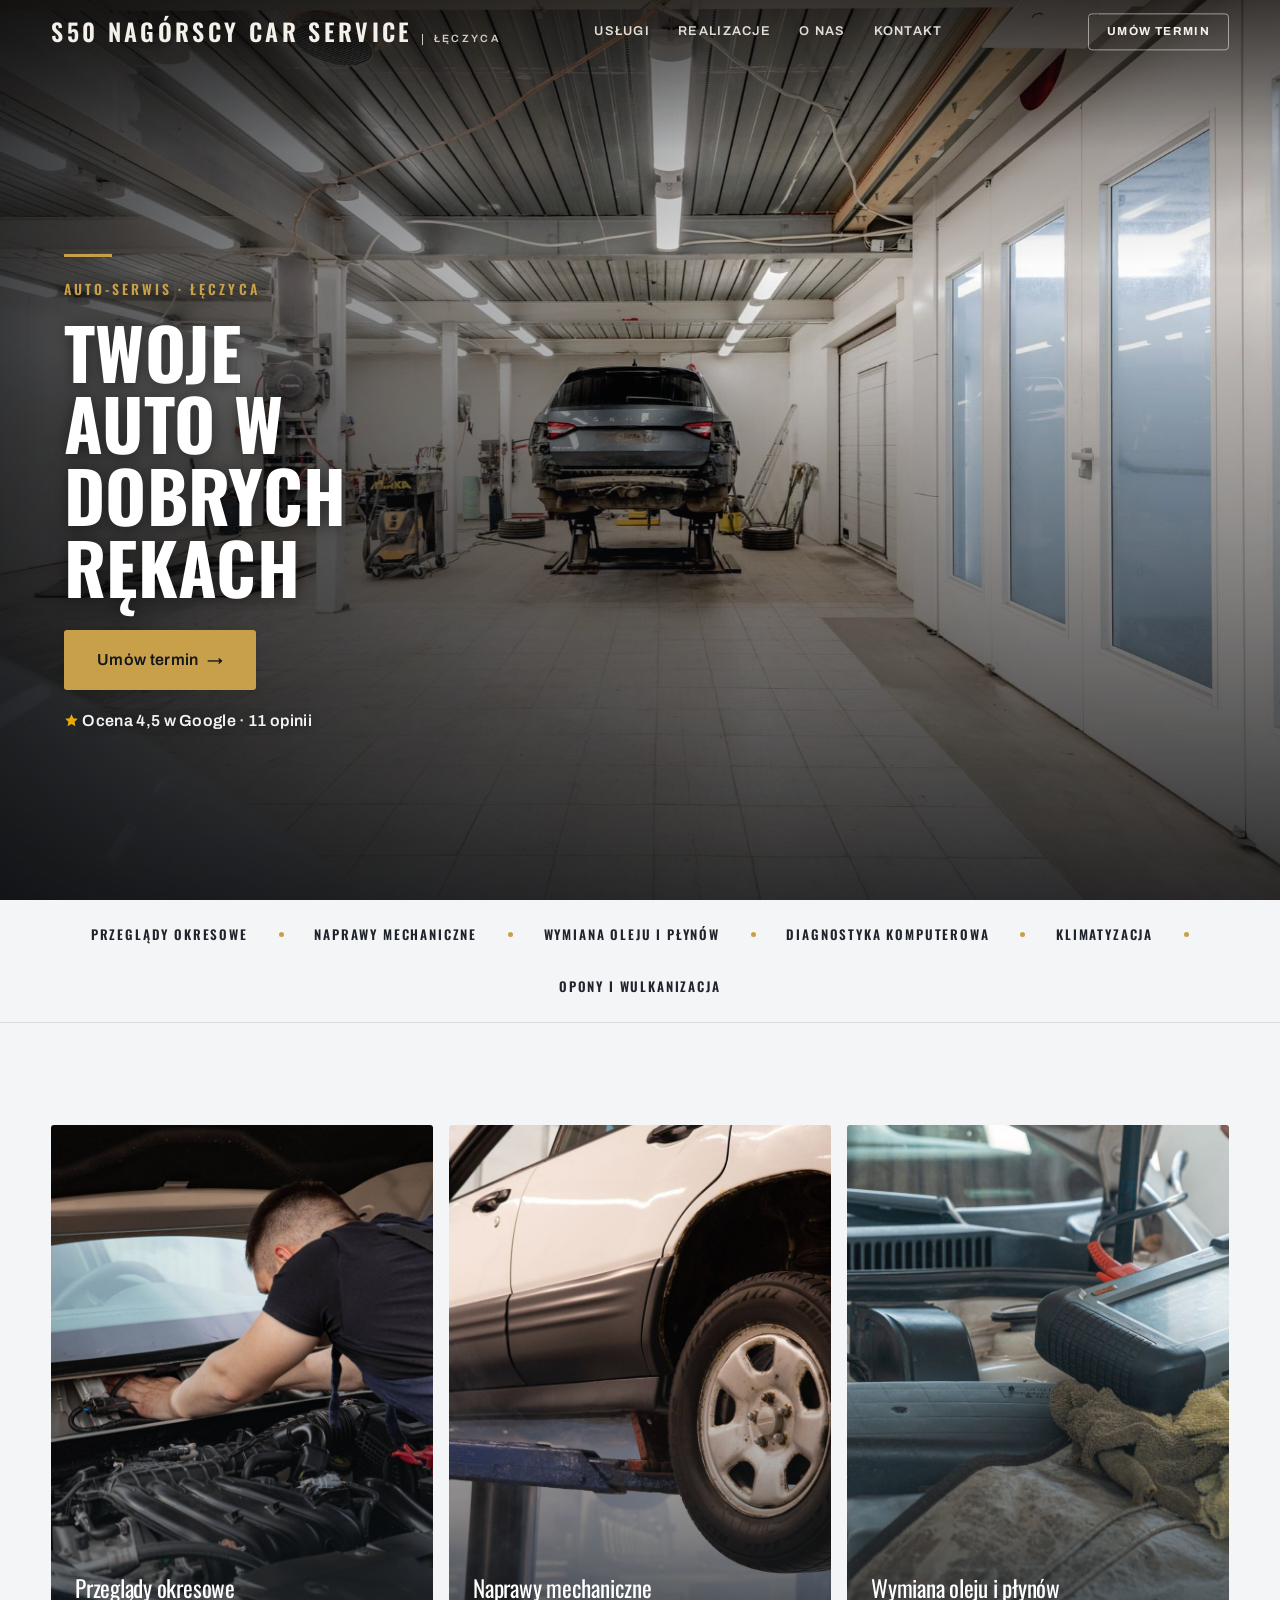
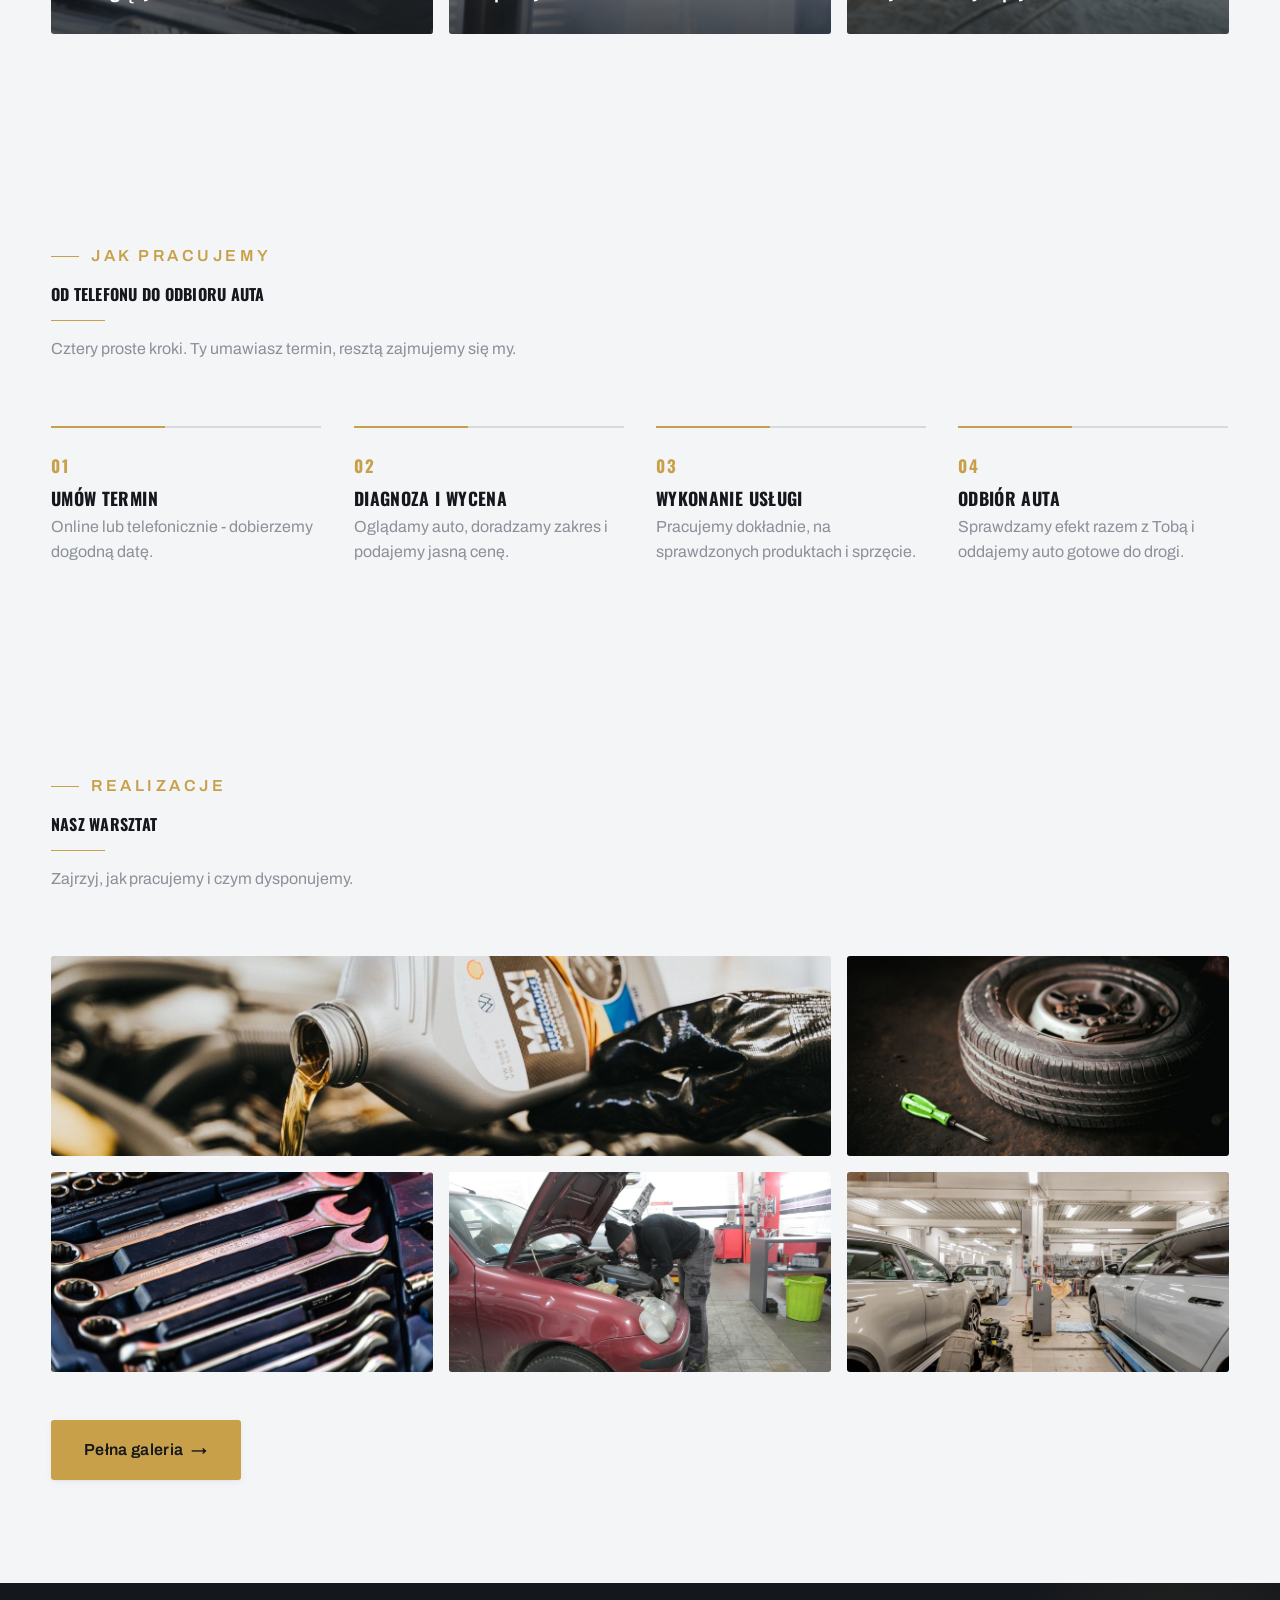
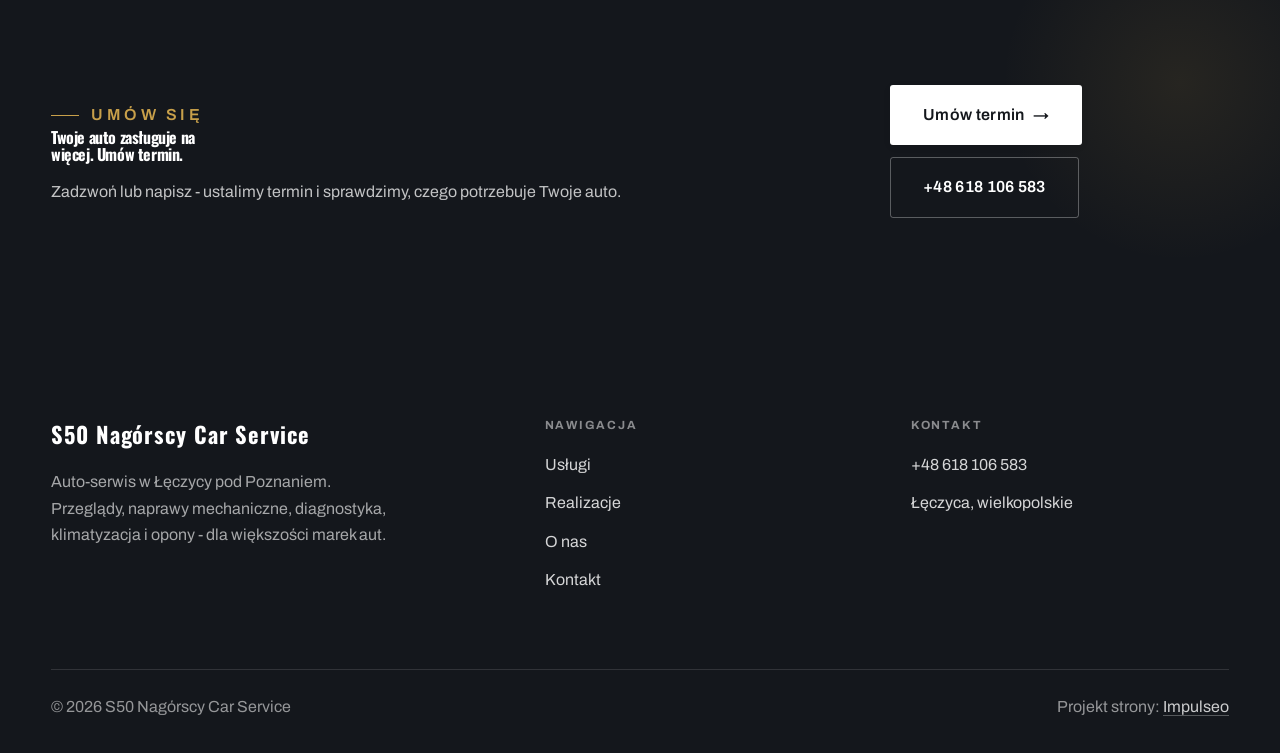
<file: index.html>
<!DOCTYPE html>
<html lang="pl">
<head>
<meta charset="UTF-8">
<meta name="viewport" content="width=device-width, initial-scale=1.0">
<title>S50 Nagórscy Car Service - Auto-serwis · Łęczyca</title>
<meta name="description" content="S50 Nagórscy Car Service, Łęczyca - auto-serwis i mechanik. Przeglądy, naprawy mechaniczne, diagnostyka komputerowa, klimatyzacja, opony. Zadzwoń i umów termin.">
<link rel="preconnect" href="https://fonts.googleapis.com">
<link rel="preconnect" href="https://fonts.gstatic.com" crossorigin>
<link href="https://fonts.googleapis.com/css2?family=Oswald:wght@500;600;700&family=Archivo:wght@400;500;600&display=swap" rel="stylesheet">
<link rel="stylesheet" href="assets/styles.css">
</head>
<body>

<header class="nav">
  <div class="wrap nav-inner">
    <a class="brand" href="index.html"><span class="name">S50 Nagórscy Car Service</span><span class="sub">Łęczyca</span></a>
    <nav class="nav-links">
      <a href="oferta.html">Usługi</a>
      <a href="realizacje.html">Realizacje</a>
      <a href="o-nas.html">O nas</a>
      <a href="kontakt.html">Kontakt</a>
      <a href="kontakt.html" class="btn btn-accent">Umów termin</a>
    </nav>
    <button class="nav-toggle" aria-label="Menu"><span></span><span></span><span></span></button>
  </div>
</header>

<section class="hero-auto">
  <img class="ha-bg" src="img/hero.jpg" alt="S50 Nagórscy Car Service">
  <div class="ha-veil"></div>
  <div class="ha-inner">
    <span class="ha-tick" aria-hidden="true"></span>
    <span class="ha-kicker">Auto-serwis · Łęczyca</span>
    <h1 class="ha-claim">Twoje auto w dobrych rękach</h1>
    <a href="kontakt.html" class="btn btn-accent ha-cta">Umów termin <span class="arr">→</span></a>
      <p class="ha-rating"><svg width="15" height="15" viewBox="0 0 24 24" fill="#f5b301" style="vertical-align:-2px" aria-hidden="true"><path d="M12 2l3.09 6.26L22 9.27l-5 4.87 1.18 6.88L12 17.77l-6.18 3.25L7 14.14 2 9.27l6.91-1.01L12 2z"/></svg> Ocena 4,5 w Google · 11 opinii</p>
  </div>
</section>
<section class="spec-ribbon">
  <div class="wrap">
    <ul class="sr-row reveal"><li>Przeglądy okresowe</li><li>Naprawy mechaniczne</li><li>Wymiana oleju i płynów</li><li>Diagnostyka komputerowa</li><li>Klimatyzacja</li><li>Opony i wulkanizacja</li></ul>
  </div>
</section>
<section class="gateways-band">
  <div class="wrap">
    <div class="gateways">
      <a href="oferta.html" class="gateway reveal"><img src="img/g1.jpg" alt="Przeglądy okresowe" loading="lazy"><span class="g-ttl">Przeglądy okresowe</span></a>
      <a href="oferta.html" class="gateway reveal"><img src="img/g2.jpg" alt="Naprawy mechaniczne" loading="lazy"><span class="g-ttl">Naprawy mechaniczne</span></a>
      <a href="oferta.html" class="gateway reveal"><img src="img/g3.jpg" alt="Wymiana oleju i płynów" loading="lazy"><span class="g-ttl">Wymiana oleju i płynów</span></a>
    </div>
  </div>
</section>
<section class="auto-proc">
  <div class="wrap">
    <div class="head reveal">
      <span class="eyebrow">Jak pracujemy</span>
      <h2>Od telefonu do odbioru auta</h2>
      <p>Cztery proste kroki. Ty umawiasz termin, resztą zajmujemy się my.</p>
    </div>
    <ol class="auto-proc-row">
      <li class="reveal"><span class="ap-no">01</span><h3>Umów termin</h3><p>Online lub telefonicznie - dobierzemy dogodną datę.</p></li>
      <li class="reveal"><span class="ap-no">02</span><h3>Diagnoza i wycena</h3><p>Oglądamy auto, doradzamy zakres i podajemy jasną cenę.</p></li>
      <li class="reveal"><span class="ap-no">03</span><h3>Wykonanie usługi</h3><p>Pracujemy dokładnie, na sprawdzonych produktach i sprzęcie.</p></li>
      <li class="reveal"><span class="ap-no">04</span><h3>Odbiór auta</h3><p>Sprawdzamy efekt razem z Tobą i oddajemy auto gotowe do drogi.</p></li>
    </ol>
  </div>
</section>
<section>
  <div class="wrap">
    <div class="head reveal">
      <span class="eyebrow">Realizacje</span>
      <h2>Nasz warsztat</h2>
      <p>Zajrzyj, jak pracujemy i czym dysponujemy.</p>
    </div>
    <div class="gallery">
      <div class="tile t-two3 reveal"><img src="img/g4.jpg" alt="Wymiana oleju" loading="lazy"><div class="cap">Wymiana oleju</div></div>
      <div class="tile t-third reveal"><img src="img/g5.jpg" alt="Serwis opon" loading="lazy"><div class="cap">Serwis opon</div></div>
      <div class="tile t-third reveal"><img src="img/g6.jpg" alt="Sprzęt warsztatowy" loading="lazy"><div class="cap">Sprzęt warsztatowy</div></div>
      <div class="tile t-third reveal"><img src="img/g7.jpg" alt="S50 Nagórscy Car Service" loading="lazy"></div>
      <div class="tile t-third reveal"><img src="img/g8.jpg" alt="S50 Nagórscy Car Service" loading="lazy"></div>
    </div>
    <div style="margin-top:var(--space-7)" class="reveal"><a href="realizacje.html" class="btn btn-accent">Pełna galeria <span class="arr">→</span></a></div>
  </div>
</section>
<section class="cta">
  <div class="wrap">
    <div class="reveal">
      <span class="eyebrow">Umów się</span>
      <h2>Twoje auto zasługuje na więcej. Umów termin.</h2>
      <p>Zadzwoń lub napisz - ustalimy termin i sprawdzimy, czego potrzebuje Twoje auto.</p>
    </div>
    <div class="cta-actions reveal">
      <a href="kontakt.html" class="btn btn-light">Umów termin <span class="arr">→</span></a>
      <a href="tel:+48618106583" class="btn btn-ghost" style="color:#fff;border-color:rgba(255,255,255,.3)">+48 618 106 583</a>
    </div>
  </div>
</section>

<footer>
  <div class="wrap">
    <div class="foot-grid">
      <div class="foot-brand">
        <div class="name">S50 Nagórscy Car Service</div>
        <p>Auto-serwis w Łęczycy pod Poznaniem. Przeglądy, naprawy mechaniczne, diagnostyka, klimatyzacja i opony - dla większości marek aut.</p>
      </div>
      <div class="foot-col">
        <h4>Nawigacja</h4>
        <a href="oferta.html">Usługi</a>
        <a href="realizacje.html">Realizacje</a>
        <a href="o-nas.html">O nas</a>
        <a href="kontakt.html">Kontakt</a>
      </div>
      <div class="foot-col">
        <h4>Kontakt</h4>
        <a href="tel:+48618106583">+48 618 106 583</a>
        <p>Łęczyca, wielkopolskie</p>
      </div>
    </div>
    <div class="foot-bot">
      <span>© 2026 S50 Nagórscy Car Service</span>
      <span>Projekt strony: <a class="foot-credit" href="https://impulseo.pl" target="_blank" rel="noopener">Impulseo</a></span>
    </div>
  </div>
</footer>
<div class="sticky-reserve"><a class="sr-book" href="kontakt.html">Umów termin</a><a class="sr-call" href="tel:+48618106583" aria-label="Zadzwoń"><svg class="ico-tel" width="16" height="16" viewBox="0 0 24 24" fill="none" aria-hidden="true"><path d="M6.6 10.8a15.5 15.5 0 0 0 6.6 6.6l2.2-2.2a1 1 0 0 1 1-.24 11.4 11.4 0 0 0 3.6.58 1 1 0 0 1 1 1V20a1 1 0 0 1-1 1A17 17 0 0 1 3 4a1 1 0 0 1 1-1h3.5a1 1 0 0 1 1 1c0 1.25.2 2.46.58 3.6a1 1 0 0 1-.25 1l-2.23 2.2Z" fill="currentColor"/></svg></a></div>

<script src="assets/main.js"></script>
</body>
</html>
</file>
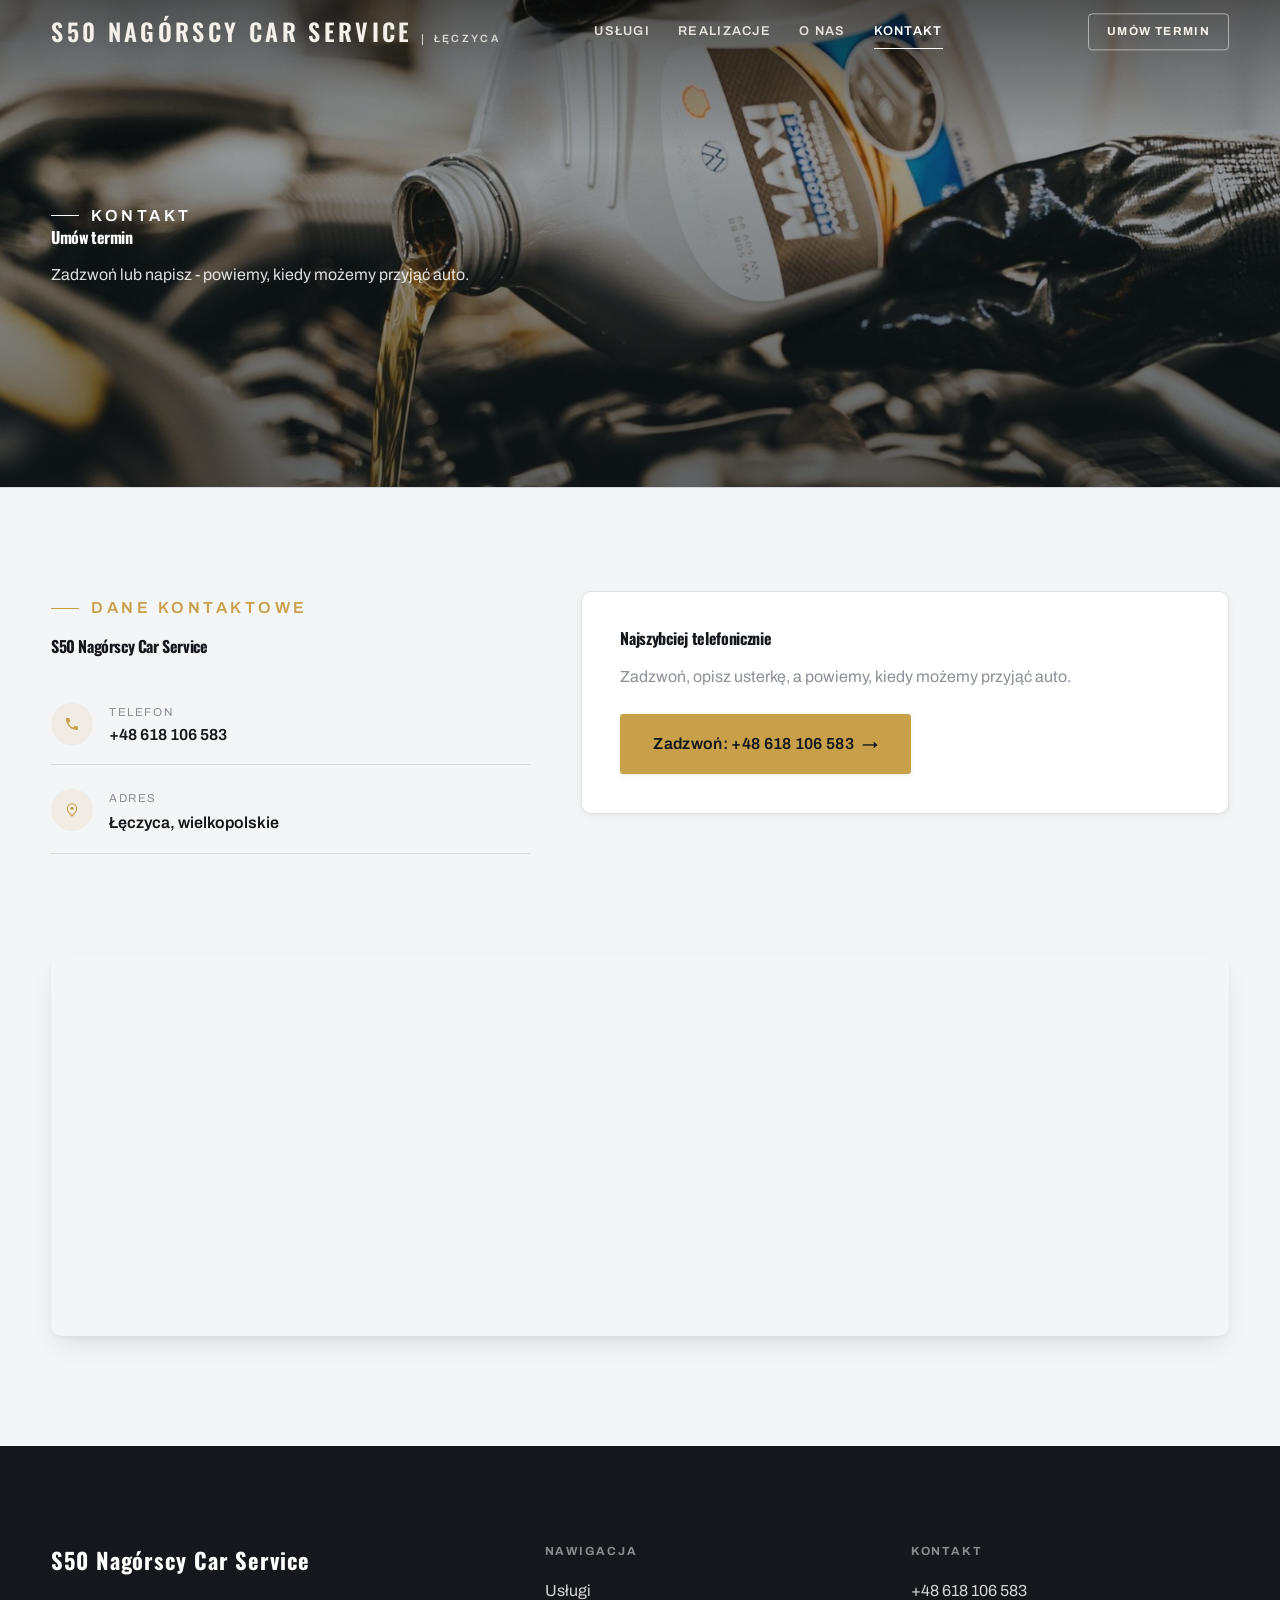
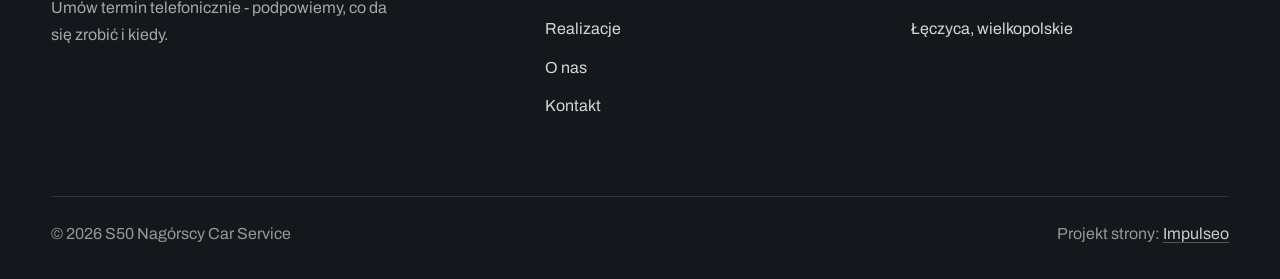
<file: kontakt.html>
<!DOCTYPE html>
<html lang="pl">
<head>
<meta charset="UTF-8">
<meta name="viewport" content="width=device-width, initial-scale=1.0">
<title>Kontakt - S50 Nagórscy Car Service</title>
<meta name="description" content="Kontakt S50 Nagórscy Car Service - Łęczyca, wielkopolskie">
<link rel="preconnect" href="https://fonts.googleapis.com">
<link rel="preconnect" href="https://fonts.gstatic.com" crossorigin>
<link href="https://fonts.googleapis.com/css2?family=Oswald:wght@500;600;700&family=Archivo:wght@400;500;600&display=swap" rel="stylesheet">
<link rel="stylesheet" href="assets/styles.css">
</head>
<body>

<header class="nav">
  <div class="wrap nav-inner">
    <a class="brand" href="index.html"><span class="name">S50 Nagórscy Car Service</span><span class="sub">Łęczyca</span></a>
    <nav class="nav-links">
      <a href="oferta.html">Usługi</a>
      <a href="realizacje.html">Realizacje</a>
      <a href="o-nas.html">O nas</a>
      <a href="kontakt.html" class="active">Kontakt</a>
      <a href="kontakt.html" class="btn btn-accent">Umów termin</a>
    </nav>
    <button class="nav-toggle" aria-label="Menu"><span></span><span></span><span></span></button>
  </div>
</header>

<section class="pagehead">
  <img src="img/g4.jpg" alt="S50 Nagórscy Car Service - Umów termin">
  <div class="wrap">
    <span class="eyebrow">Kontakt</span>
    <h1>Umów termin</h1>
    <p>Zadzwoń lub napisz - powiemy, kiedy możemy przyjąć auto.</p>
  </div>
</section>
<section>
  <div class="wrap contact-grid">
    <div class="reveal">
      <span class="eyebrow">Dane kontaktowe</span>
      <h2 style="margin:var(--space-4) 0 var(--space-6)">S50 Nagórscy Car Service</h2>
      <div class="info-list">
        <div class="info-row"><div class="ic"><svg class="ico-tel" width="16" height="16" viewBox="0 0 24 24" fill="none" aria-hidden="true"><path d="M6.6 10.8a15.5 15.5 0 0 0 6.6 6.6l2.2-2.2a1 1 0 0 1 1-.24 11.4 11.4 0 0 0 3.6.58 1 1 0 0 1 1 1V20a1 1 0 0 1-1 1A17 17 0 0 1 3 4a1 1 0 0 1 1-1h3.5a1 1 0 0 1 1 1c0 1.25.2 2.46.58 3.6a1 1 0 0 1-.25 1l-2.23 2.2Z" fill="currentColor"/></svg></div><div><div class="lbl">Telefon</div><a class="val" href="tel:+48618106583">+48 618 106 583</a></div></div>
        <div class="info-row"><div class="ic"><svg class="ico-pin" width="16" height="16" viewBox="0 0 24 24" fill="none" aria-hidden="true"><path d="M12 21s7-6.1 7-11.5A7 7 0 0 0 5 9.5C5 14.9 12 21 12 21Z" stroke="currentColor" stroke-width="1.6" fill="none"/><circle cx="12" cy="9.5" r="2.4" fill="currentColor"/></svg></div><div><div class="lbl">Adres</div><div class="val">Łęczyca, wielkopolskie</div></div></div>
      </div>
    </div>
    <div class="reveal">
      <div class="form">
        <h3 style="margin-bottom:var(--space-4)">Najszybciej telefonicznie</h3>
        <p class="muted" style="margin-bottom:var(--space-5)">Zadzwoń, opisz usterkę, a powiemy, kiedy możemy przyjąć auto.</p>
        <a href="tel:+48618106583" class="btn btn-accent" style="justify-content:center">Zadzwoń: +48 618 106 583 <span class="arr">→</span></a>
      </div>
    </div>
  </div>
</section>
<section style="padding-top:0">
  <div class="wrap reveal">
    <iframe class="map" title="S50 Nagórscy Car Service - Łęczyca" src="https://maps.google.com/maps?q=S50%20Nag%C3%B3rscy%20Car%20Service%20%C5%81%C4%99czyca&z=15&output=embed" loading="lazy" referrerpolicy="no-referrer-when-downgrade"></iframe>
  </div>
</section>

<footer>
  <div class="wrap">
    <div class="foot-grid">
      <div class="foot-brand">
        <div class="name">S50 Nagórscy Car Service</div>
        <p>Umów termin telefonicznie - podpowiemy, co da się zrobić i kiedy.</p>
      </div>
      <div class="foot-col">
        <h4>Nawigacja</h4>
        <a href="oferta.html">Usługi</a>
        <a href="realizacje.html">Realizacje</a>
        <a href="o-nas.html">O nas</a>
        <a href="kontakt.html">Kontakt</a>
      </div>
      <div class="foot-col">
        <h4>Kontakt</h4>
        <a href="tel:+48618106583">+48 618 106 583</a>
        <p>Łęczyca, wielkopolskie</p>
      </div>
    </div>
    <div class="foot-bot">
      <span>© 2026 S50 Nagórscy Car Service</span>
      <span>Projekt strony: <a class="foot-credit" href="https://impulseo.pl" target="_blank" rel="noopener">Impulseo</a></span>
    </div>
  </div>
</footer>
<div class="sticky-reserve"><a class="sr-book" href="kontakt.html">Umów termin</a><a class="sr-call" href="tel:+48618106583" aria-label="Zadzwoń"><svg class="ico-tel" width="16" height="16" viewBox="0 0 24 24" fill="none" aria-hidden="true"><path d="M6.6 10.8a15.5 15.5 0 0 0 6.6 6.6l2.2-2.2a1 1 0 0 1 1-.24 11.4 11.4 0 0 0 3.6.58 1 1 0 0 1 1 1V20a1 1 0 0 1-1 1A17 17 0 0 1 3 4a1 1 0 0 1 1-1h3.5a1 1 0 0 1 1 1c0 1.25.2 2.46.58 3.6a1 1 0 0 1-.25 1l-2.23 2.2Z" fill="currentColor"/></svg></a></div>

<script src="assets/main.js"></script>
</body>
</html>
</file>
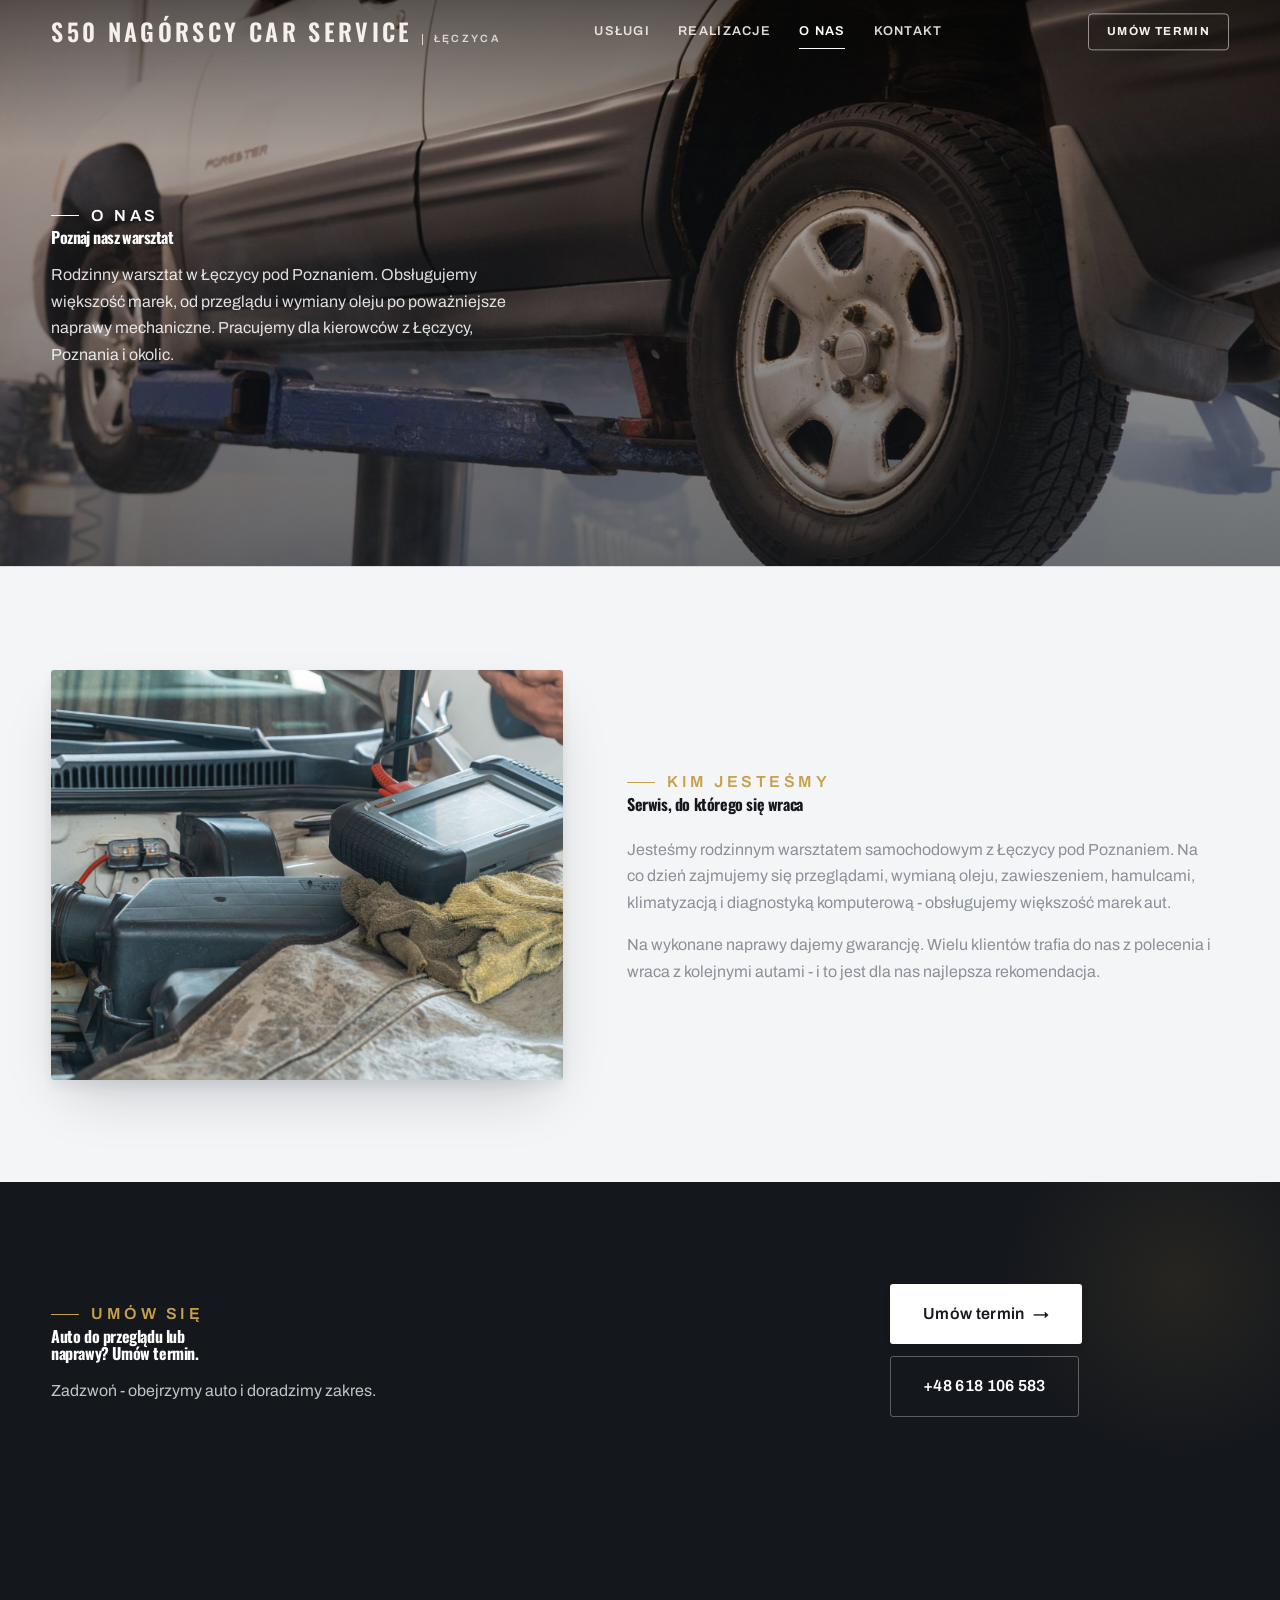
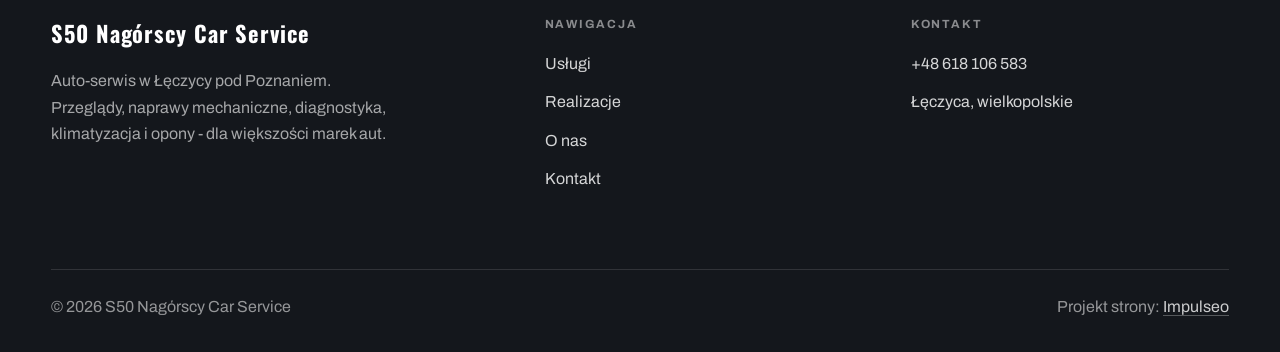
<file: o-nas.html>
<!DOCTYPE html>
<html lang="pl">
<head>
<meta charset="UTF-8">
<meta name="viewport" content="width=device-width, initial-scale=1.0">
<title>O nas - S50 Nagórscy Car Service</title>
<meta name="description" content="S50 Nagórscy Car Service, Łęczyca - auto-serwis i mechanik. Przeglądy, naprawy mechaniczne, diagnostyka komputerowa, klimatyzacja, opony. Zadzwoń i umów termin.">
<link rel="preconnect" href="https://fonts.googleapis.com">
<link rel="preconnect" href="https://fonts.gstatic.com" crossorigin>
<link href="https://fonts.googleapis.com/css2?family=Oswald:wght@500;600;700&family=Archivo:wght@400;500;600&display=swap" rel="stylesheet">
<link rel="stylesheet" href="assets/styles.css">
</head>
<body>

<header class="nav">
  <div class="wrap nav-inner">
    <a class="brand" href="index.html"><span class="name">S50 Nagórscy Car Service</span><span class="sub">Łęczyca</span></a>
    <nav class="nav-links">
      <a href="oferta.html">Usługi</a>
      <a href="realizacje.html">Realizacje</a>
      <a href="o-nas.html" class="active">O nas</a>
      <a href="kontakt.html">Kontakt</a>
      <a href="kontakt.html" class="btn btn-accent">Umów termin</a>
    </nav>
    <button class="nav-toggle" aria-label="Menu"><span></span><span></span><span></span></button>
  </div>
</header>

<section class="pagehead">
  <img src="img/g2.jpg" alt="S50 Nagórscy Car Service - Poznaj nasz warsztat">
  <div class="wrap">
    <span class="eyebrow">O nas</span>
    <h1>Poznaj nasz warsztat</h1>
    <p>Rodzinny warsztat w Łęczycy pod Poznaniem. Obsługujemy większość marek, od przeglądu i wymiany oleju po poważniejsze naprawy mechaniczne. Pracujemy dla kierowców z Łęczycy, Poznania i okolic.</p>
  </div>
</section>
<section>
  <div class="wrap split">
    <div class="split-art reveal"><img src="img/g3.jpg" alt="S50 Nagórscy Car Service" loading="lazy"></div>
    <div class="split-copy reveal">
      <span class="eyebrow">Kim jesteśmy</span>
      <h2>Serwis, do którego się wraca</h2>
      <p class="muted">Jesteśmy rodzinnym warsztatem samochodowym z Łęczycy pod Poznaniem. Na co dzień zajmujemy się przeglądami, wymianą oleju, zawieszeniem, hamulcami, klimatyzacją i diagnostyką komputerową - obsługujemy większość marek aut.</p>
      <p class="muted">Na wykonane naprawy dajemy gwarancję. Wielu klientów trafia do nas z polecenia i wraca z kolejnymi autami - i to jest dla nas najlepsza rekomendacja.</p>
    </div>
  </div>
</section>


<section class="cta">
  <div class="wrap">
    <div class="reveal">
      <span class="eyebrow">Umów się</span>
      <h2>Auto do przeglądu lub naprawy? Umów termin.</h2>
      <p>Zadzwoń - obejrzymy auto i doradzimy zakres.</p>
    </div>
    <div class="cta-actions reveal">
      <a href="kontakt.html" class="btn btn-light">Umów termin <span class="arr">→</span></a>
      <a href="tel:+48618106583" class="btn btn-ghost" style="color:#fff;border-color:rgba(255,255,255,.3)">+48 618 106 583</a>
    </div>
  </div>
</section>

<footer>
  <div class="wrap">
    <div class="foot-grid">
      <div class="foot-brand">
        <div class="name">S50 Nagórscy Car Service</div>
        <p>Auto-serwis w Łęczycy pod Poznaniem. Przeglądy, naprawy mechaniczne, diagnostyka, klimatyzacja i opony - dla większości marek aut.</p>
      </div>
      <div class="foot-col">
        <h4>Nawigacja</h4>
        <a href="oferta.html">Usługi</a>
        <a href="realizacje.html">Realizacje</a>
        <a href="o-nas.html">O nas</a>
        <a href="kontakt.html">Kontakt</a>
      </div>
      <div class="foot-col">
        <h4>Kontakt</h4>
        <a href="tel:+48618106583">+48 618 106 583</a>
        <p>Łęczyca, wielkopolskie</p>
      </div>
    </div>
    <div class="foot-bot">
      <span>© 2026 S50 Nagórscy Car Service</span>
      <span>Projekt strony: <a class="foot-credit" href="https://impulseo.pl" target="_blank" rel="noopener">Impulseo</a></span>
    </div>
  </div>
</footer>
<div class="sticky-reserve"><a class="sr-book" href="kontakt.html">Umów termin</a><a class="sr-call" href="tel:+48618106583" aria-label="Zadzwoń"><svg class="ico-tel" width="16" height="16" viewBox="0 0 24 24" fill="none" aria-hidden="true"><path d="M6.6 10.8a15.5 15.5 0 0 0 6.6 6.6l2.2-2.2a1 1 0 0 1 1-.24 11.4 11.4 0 0 0 3.6.58 1 1 0 0 1 1 1V20a1 1 0 0 1-1 1A17 17 0 0 1 3 4a1 1 0 0 1 1-1h3.5a1 1 0 0 1 1 1c0 1.25.2 2.46.58 3.6a1 1 0 0 1-.25 1l-2.23 2.2Z" fill="currentColor"/></svg></a></div>

<script src="assets/main.js"></script>
</body>
</html>
</file>
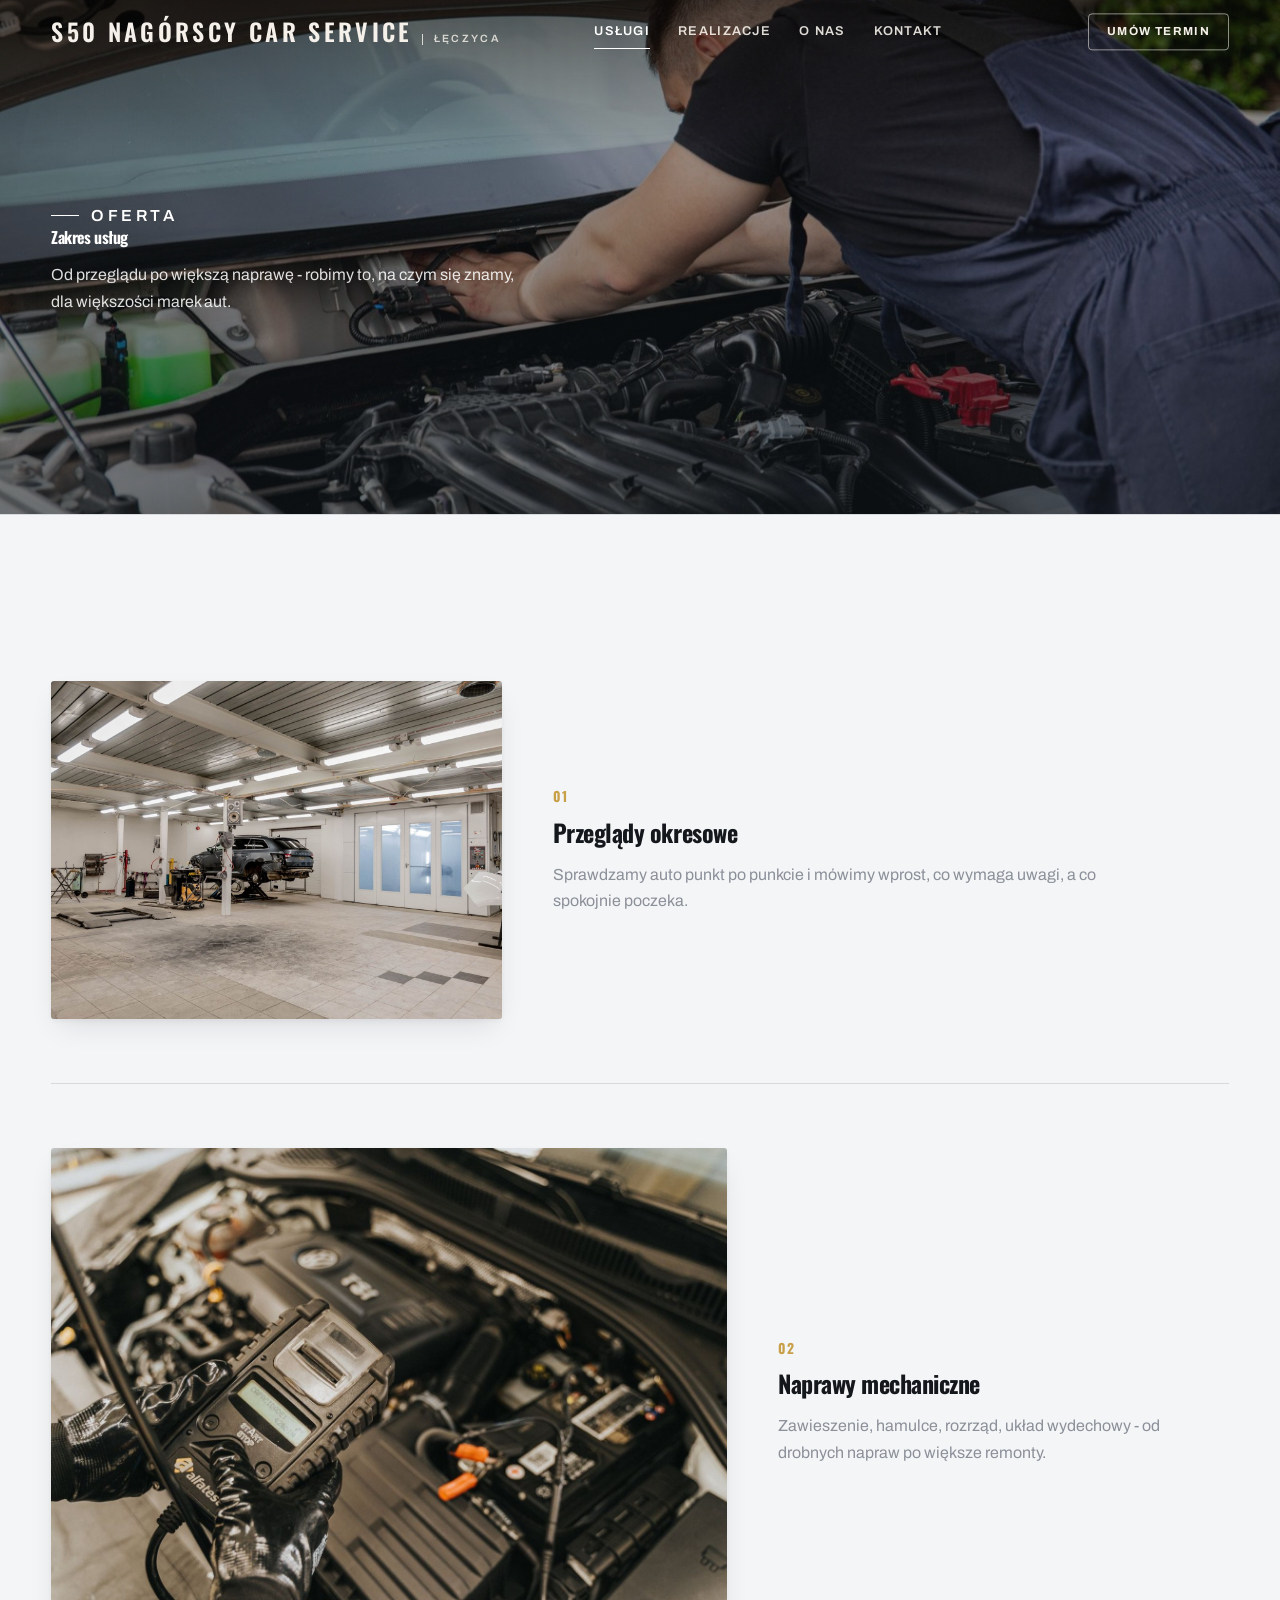
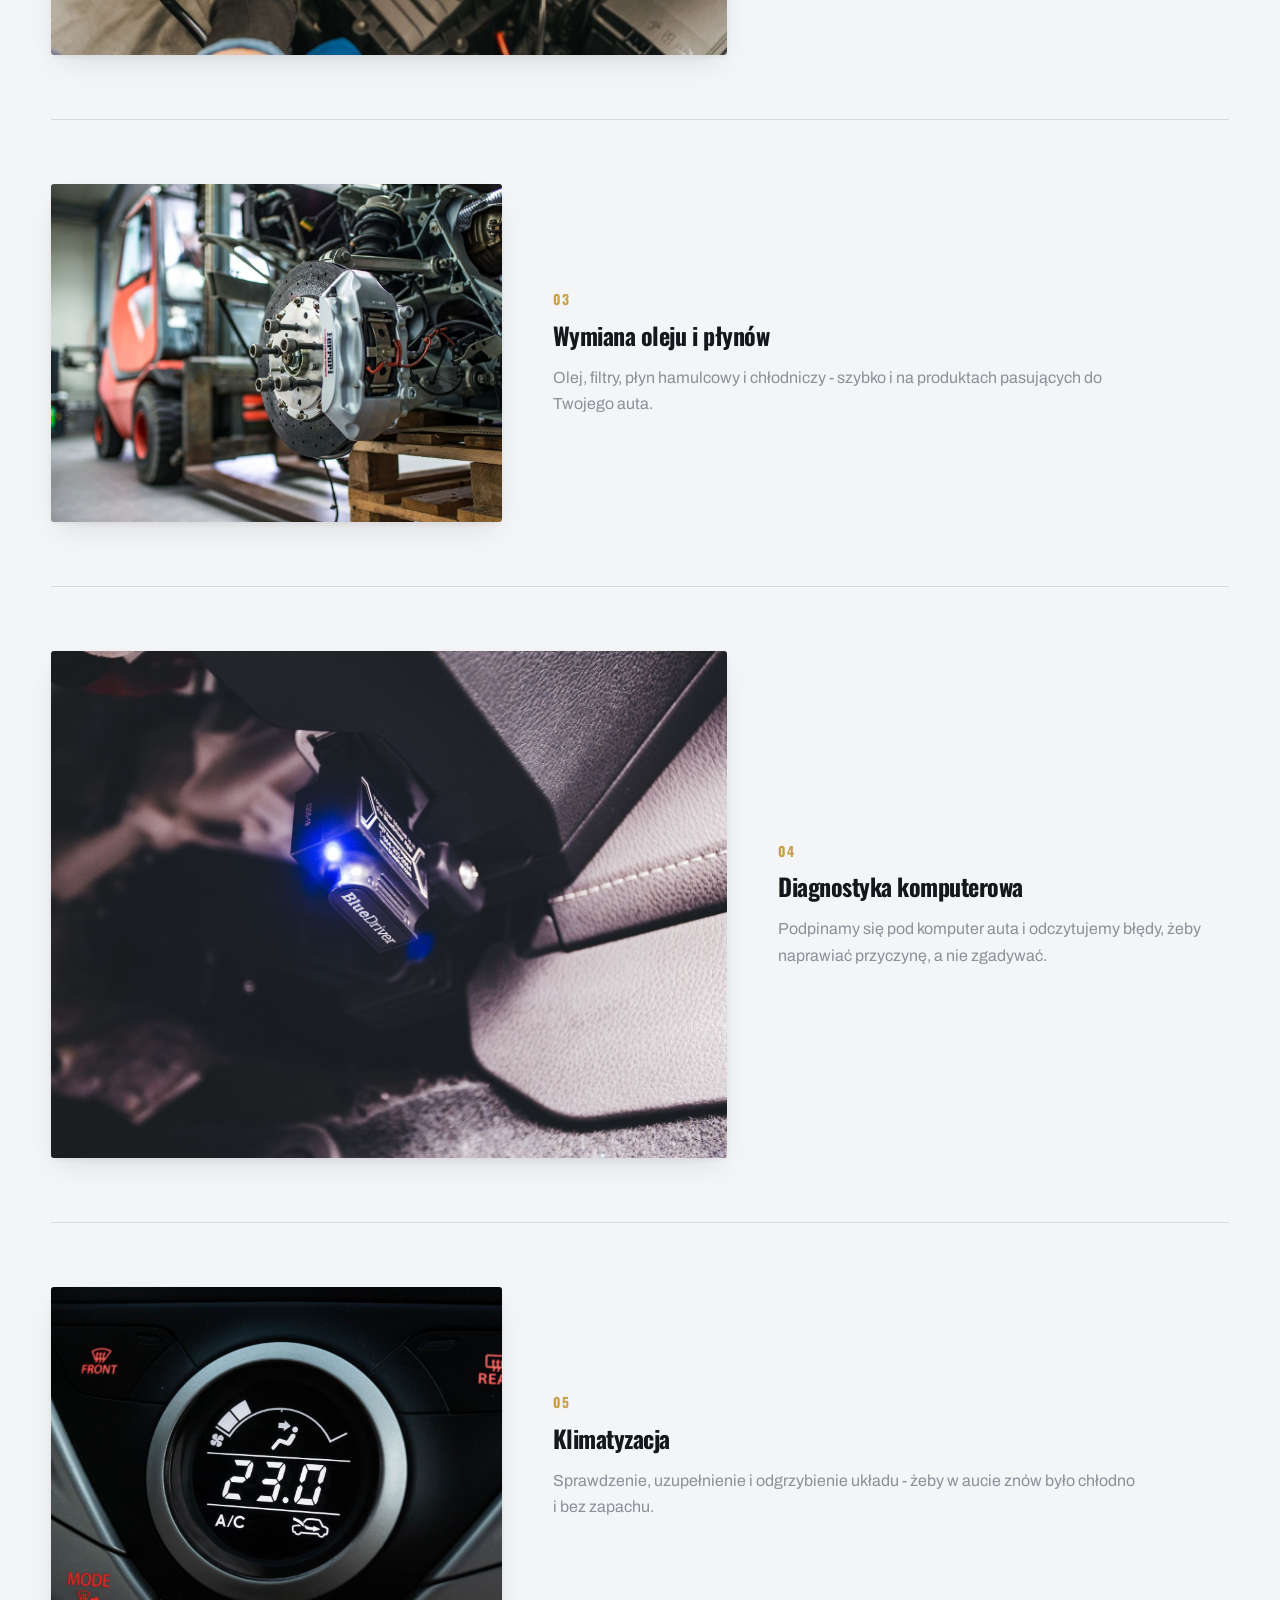
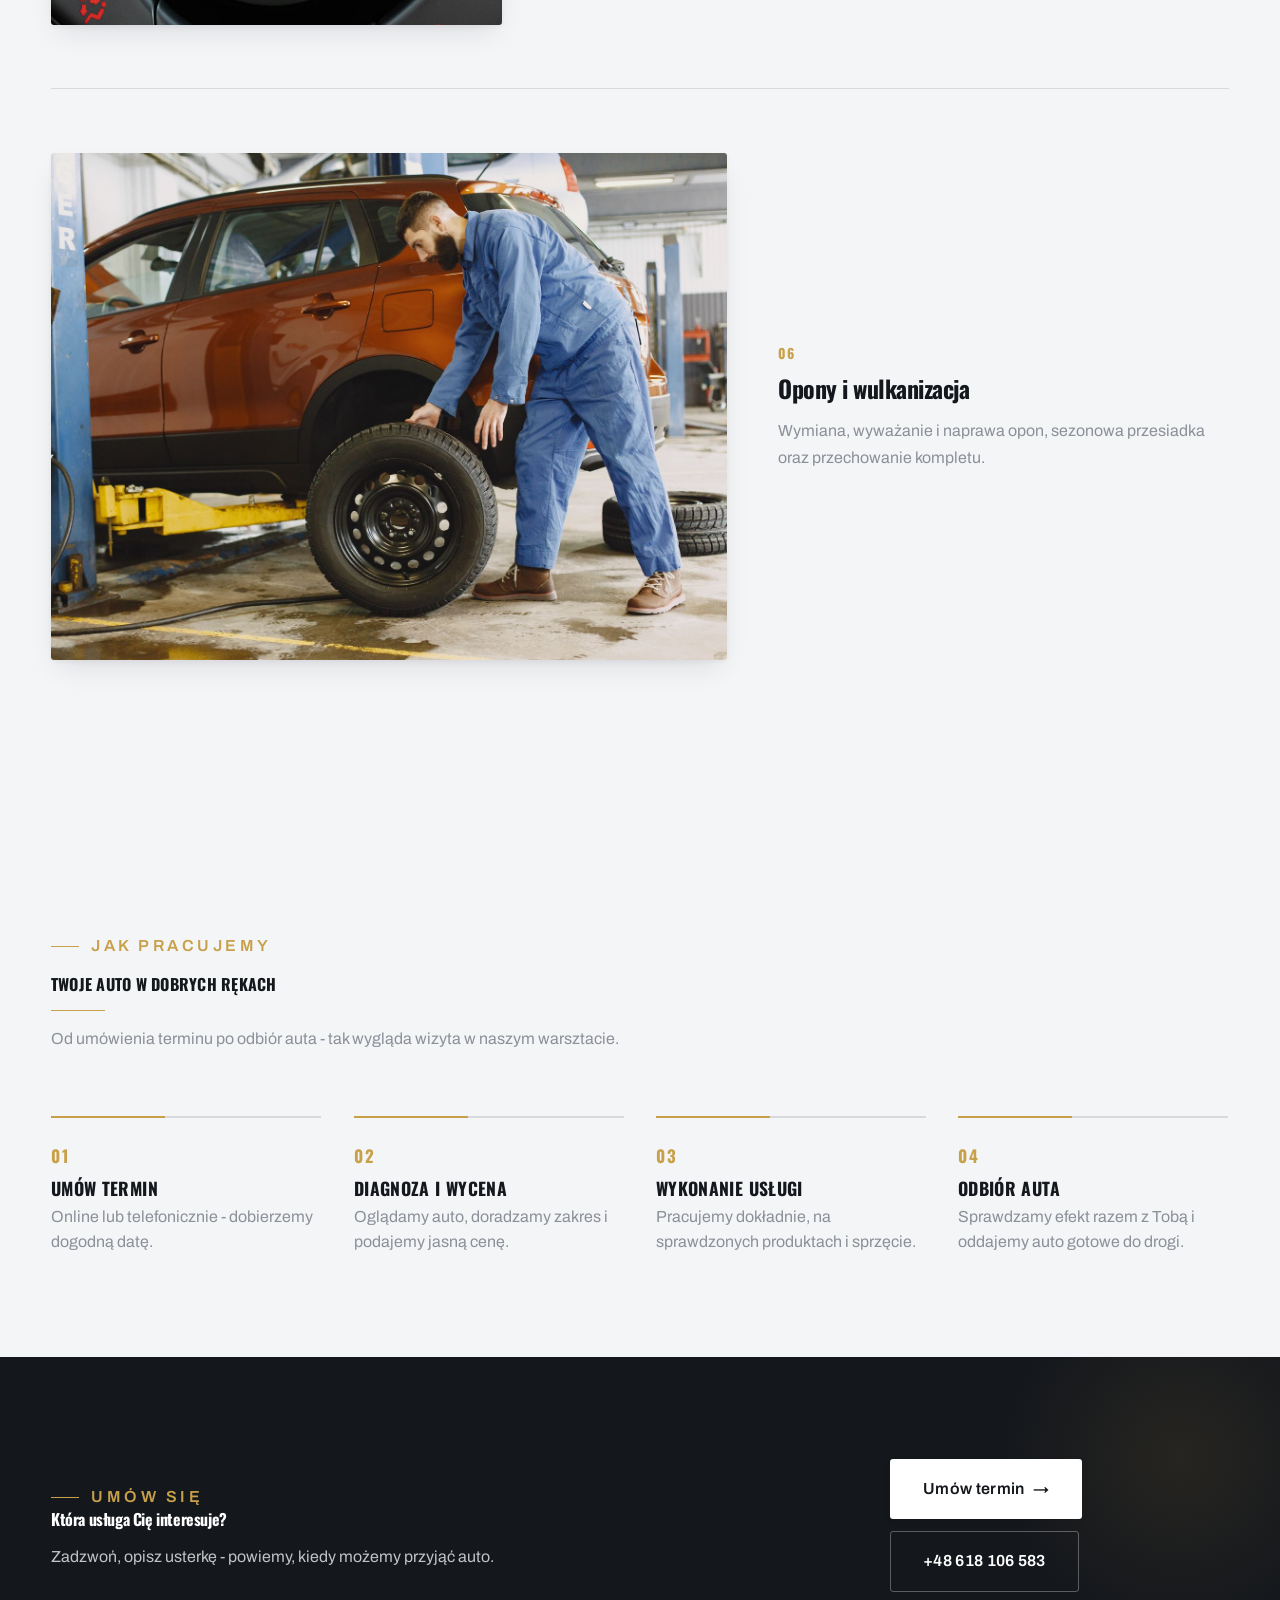
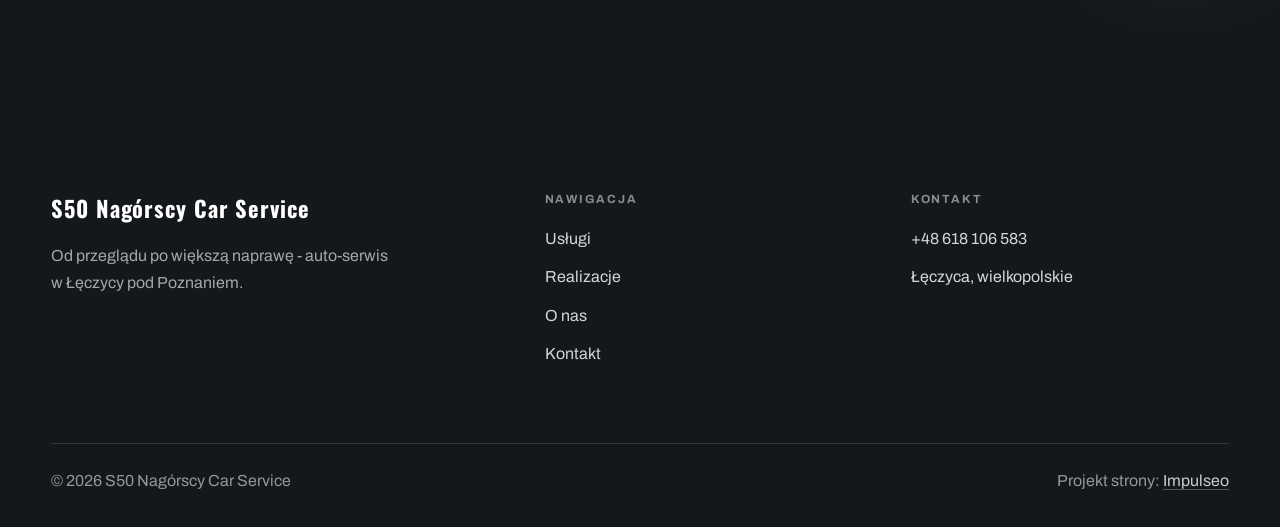
<file: oferta.html>
<!DOCTYPE html>
<html lang="pl">
<head>
<meta charset="UTF-8">
<meta name="viewport" content="width=device-width, initial-scale=1.0">
<title>Oferta - S50 Nagórscy Car Service</title>
<meta name="description" content="S50 Nagórscy Car Service, Łęczyca - auto-serwis i mechanik. Przeglądy, naprawy mechaniczne, diagnostyka komputerowa, klimatyzacja, opony. Zadzwoń i umów termin.">
<link rel="preconnect" href="https://fonts.googleapis.com">
<link rel="preconnect" href="https://fonts.gstatic.com" crossorigin>
<link href="https://fonts.googleapis.com/css2?family=Oswald:wght@500;600;700&family=Archivo:wght@400;500;600&display=swap" rel="stylesheet">
<link rel="stylesheet" href="assets/styles.css">
</head>
<body>

<header class="nav">
  <div class="wrap nav-inner">
    <a class="brand" href="index.html"><span class="name">S50 Nagórscy Car Service</span><span class="sub">Łęczyca</span></a>
    <nav class="nav-links">
      <a href="oferta.html" class="active">Usługi</a>
      <a href="realizacje.html">Realizacje</a>
      <a href="o-nas.html">O nas</a>
      <a href="kontakt.html">Kontakt</a>
      <a href="kontakt.html" class="btn btn-accent">Umów termin</a>
    </nav>
    <button class="nav-toggle" aria-label="Menu"><span></span><span></span><span></span></button>
  </div>
</header>

<section class="pagehead">
  <img src="img/g1.jpg" alt="S50 Nagórscy Car Service - Zakres usług">
  <div class="wrap">
    <span class="eyebrow">Oferta</span>
    <h1>Zakres usług</h1>
    <p>Od przeglądu po większą naprawę - robimy to, na czym się znamy, dla większości marek aut.</p>
  </div>
</section>
<section>
  <div class="wrap">
    <div class="svc-row reveal">
      <div class="svc-row-art"><img src="img/g10.jpg" alt="Przeglądy okresowe" loading="lazy"></div>
      <div>
        <span class="num">01</span>
        <h3>Przeglądy okresowe</h3>
        <p class="muted">Sprawdzamy auto punkt po punkcie i mówimy wprost, co wymaga uwagi, a co spokojnie poczeka.</p>
      </div>
    </div>
    <div class="svc-row rev reveal">
      <div class="svc-row-art"><img src="img/g11.jpg" alt="Naprawy mechaniczne" loading="lazy"></div>
      <div>
        <span class="num">02</span>
        <h3>Naprawy mechaniczne</h3>
        <p class="muted">Zawieszenie, hamulce, rozrząd, układ wydechowy - od drobnych napraw po większe remonty.</p>
      </div>
    </div>
    <div class="svc-row reveal">
      <div class="svc-row-art"><img src="img/g12.jpg" alt="Wymiana oleju i płynów" loading="lazy"></div>
      <div>
        <span class="num">03</span>
        <h3>Wymiana oleju i płynów</h3>
        <p class="muted">Olej, filtry, płyn hamulcowy i chłodniczy - szybko i na produktach pasujących do Twojego auta.</p>
      </div>
    </div>
    <div class="svc-row rev reveal">
      <div class="svc-row-art"><img src="img/g13.jpg" alt="Diagnostyka komputerowa" loading="lazy"></div>
      <div>
        <span class="num">04</span>
        <h3>Diagnostyka komputerowa</h3>
        <p class="muted">Podpinamy się pod komputer auta i odczytujemy błędy, żeby naprawiać przyczynę, a nie zgadywać.</p>
      </div>
    </div>
    <div class="svc-row reveal">
      <div class="svc-row-art"><img src="img/g14.jpg" alt="Klimatyzacja" loading="lazy"></div>
      <div>
        <span class="num">05</span>
        <h3>Klimatyzacja</h3>
        <p class="muted">Sprawdzenie, uzupełnienie i odgrzybienie układu - żeby w aucie znów było chłodno i bez zapachu.</p>
      </div>
    </div>
    <div class="svc-row rev reveal">
      <div class="svc-row-art"><img src="img/about.jpg" alt="Opony i wulkanizacja" loading="lazy"></div>
      <div>
        <span class="num">06</span>
        <h3>Opony i wulkanizacja</h3>
        <p class="muted">Wymiana, wyważanie i naprawa opon, sezonowa przesiadka oraz przechowanie kompletu.</p>
      </div>
    </div>
  </div>
</section>
<section class="auto-proc">
  <div class="wrap">
    <div class="head reveal">
      <span class="eyebrow">Jak pracujemy</span>
      <h2>Twoje auto w dobrych rękach</h2>
      <p>Od umówienia terminu po odbiór auta - tak wygląda wizyta w naszym warsztacie.</p>
    </div>
    <ol class="auto-proc-row">
      <li class="reveal"><span class="ap-no">01</span><h3>Umów termin</h3><p>Online lub telefonicznie - dobierzemy dogodną datę.</p></li>
      <li class="reveal"><span class="ap-no">02</span><h3>Diagnoza i wycena</h3><p>Oglądamy auto, doradzamy zakres i podajemy jasną cenę.</p></li>
      <li class="reveal"><span class="ap-no">03</span><h3>Wykonanie usługi</h3><p>Pracujemy dokładnie, na sprawdzonych produktach i sprzęcie.</p></li>
      <li class="reveal"><span class="ap-no">04</span><h3>Odbiór auta</h3><p>Sprawdzamy efekt razem z Tobą i oddajemy auto gotowe do drogi.</p></li>
    </ol>
  </div>
</section>
<section class="cta">
  <div class="wrap">
    <div class="reveal">
      <span class="eyebrow">Umów się</span>
      <h2>Która usługa Cię interesuje?</h2>
      <p>Zadzwoń, opisz usterkę - powiemy, kiedy możemy przyjąć auto.</p>
    </div>
    <div class="cta-actions reveal">
      <a href="kontakt.html" class="btn btn-light">Umów termin <span class="arr">→</span></a>
      <a href="tel:+48618106583" class="btn btn-ghost" style="color:#fff;border-color:rgba(255,255,255,.3)">+48 618 106 583</a>
    </div>
  </div>
</section>

<footer>
  <div class="wrap">
    <div class="foot-grid">
      <div class="foot-brand">
        <div class="name">S50 Nagórscy Car Service</div>
        <p>Od przeglądu po większą naprawę - auto-serwis w Łęczycy pod Poznaniem.</p>
      </div>
      <div class="foot-col">
        <h4>Nawigacja</h4>
        <a href="oferta.html">Usługi</a>
        <a href="realizacje.html">Realizacje</a>
        <a href="o-nas.html">O nas</a>
        <a href="kontakt.html">Kontakt</a>
      </div>
      <div class="foot-col">
        <h4>Kontakt</h4>
        <a href="tel:+48618106583">+48 618 106 583</a>
        <p>Łęczyca, wielkopolskie</p>
      </div>
    </div>
    <div class="foot-bot">
      <span>© 2026 S50 Nagórscy Car Service</span>
      <span>Projekt strony: <a class="foot-credit" href="https://impulseo.pl" target="_blank" rel="noopener">Impulseo</a></span>
    </div>
  </div>
</footer>
<div class="sticky-reserve"><a class="sr-book" href="kontakt.html">Umów termin</a><a class="sr-call" href="tel:+48618106583" aria-label="Zadzwoń"><svg class="ico-tel" width="16" height="16" viewBox="0 0 24 24" fill="none" aria-hidden="true"><path d="M6.6 10.8a15.5 15.5 0 0 0 6.6 6.6l2.2-2.2a1 1 0 0 1 1-.24 11.4 11.4 0 0 0 3.6.58 1 1 0 0 1 1 1V20a1 1 0 0 1-1 1A17 17 0 0 1 3 4a1 1 0 0 1 1-1h3.5a1 1 0 0 1 1 1c0 1.25.2 2.46.58 3.6a1 1 0 0 1-.25 1l-2.23 2.2Z" fill="currentColor"/></svg></a></div>

<script src="assets/main.js"></script>
</body>
</html>
</file>
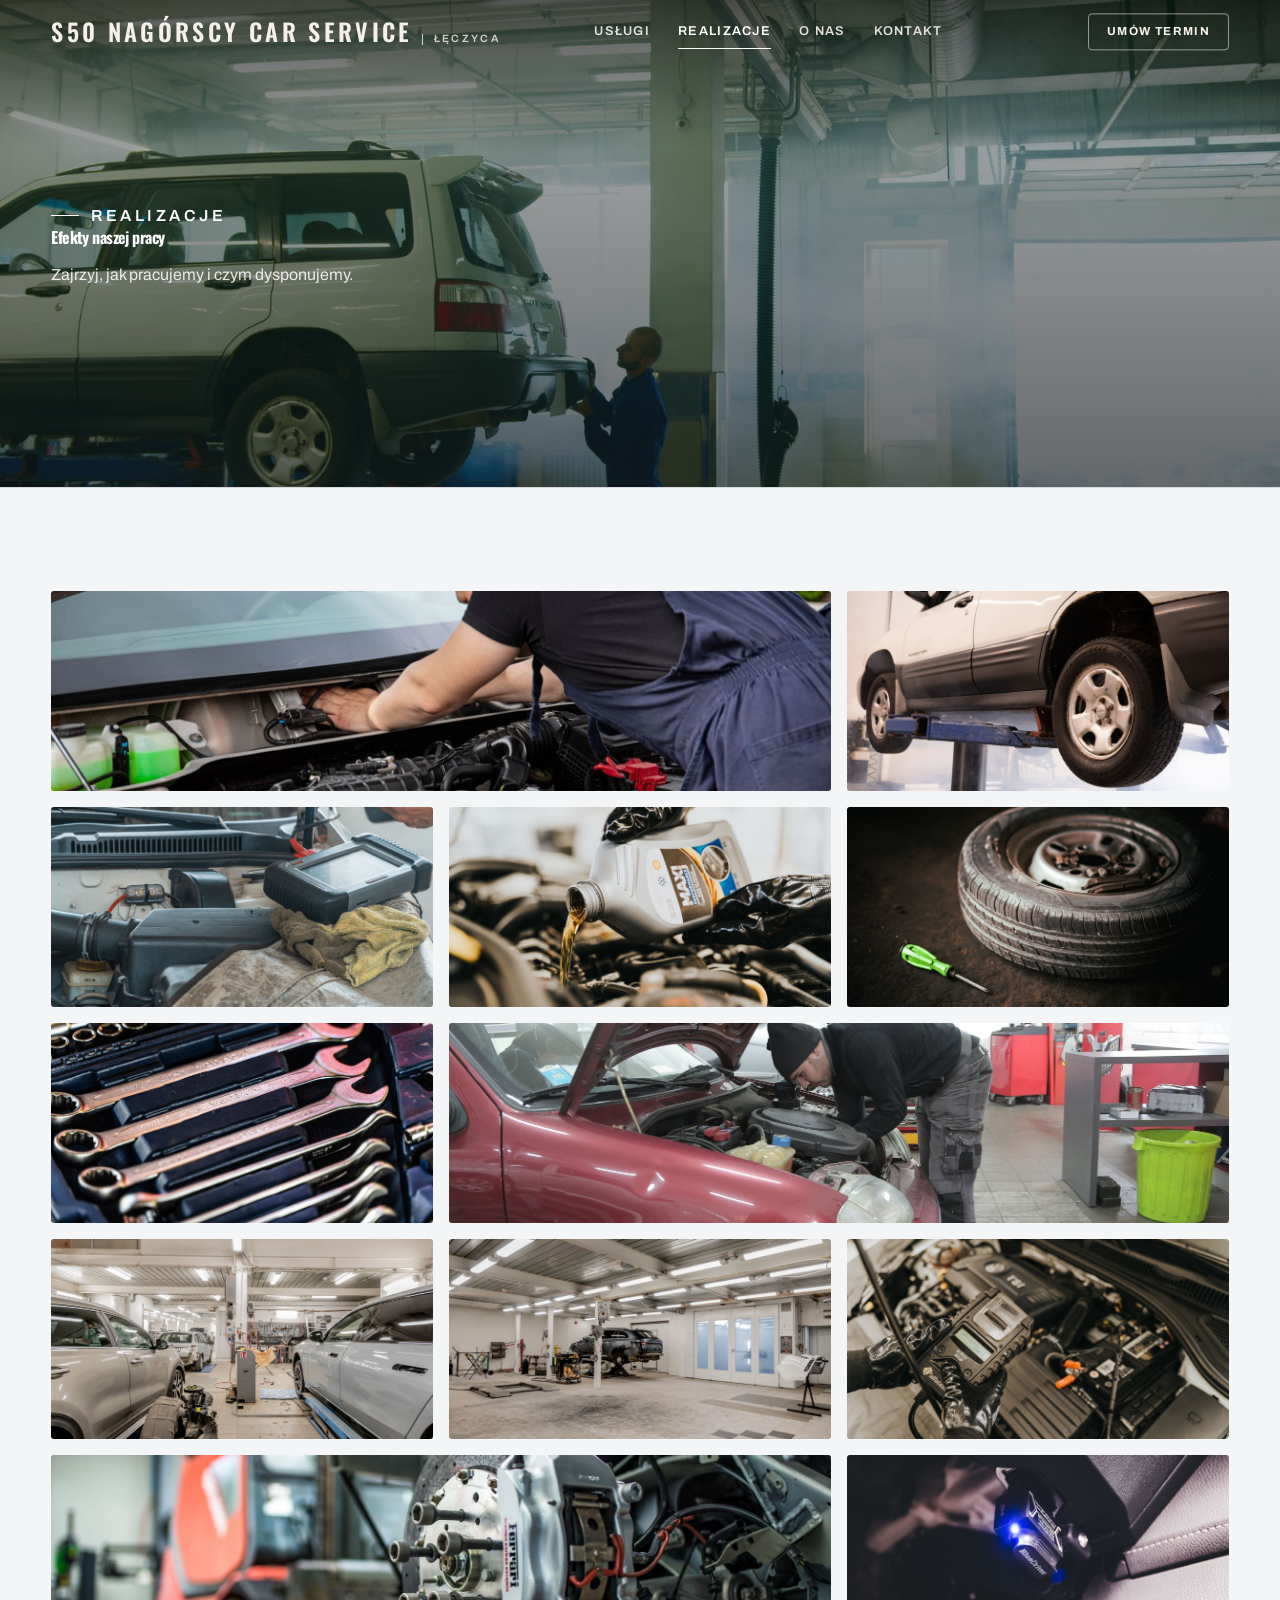
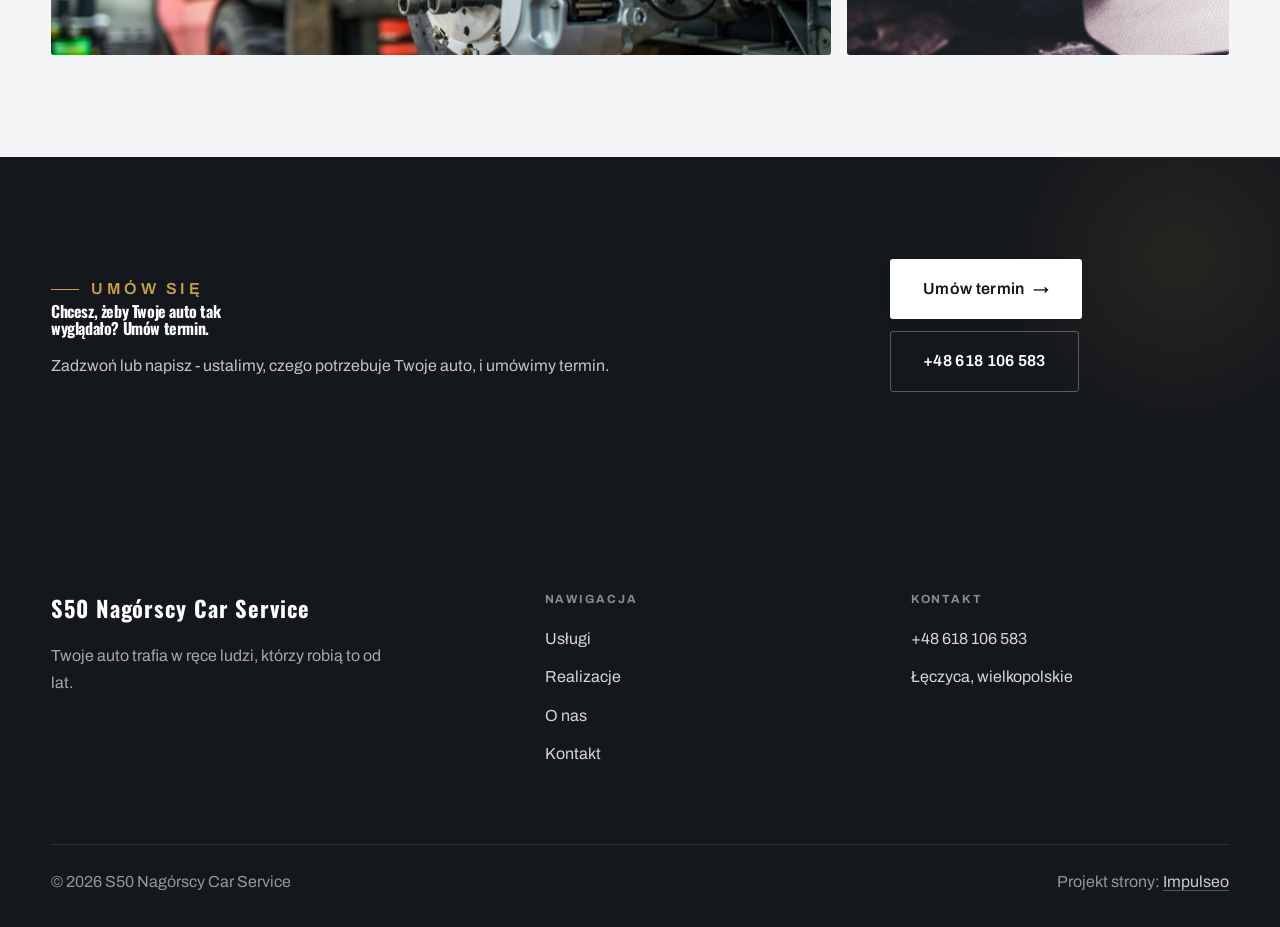
<file: realizacje.html>
<!DOCTYPE html>
<html lang="pl">
<head>
<meta charset="UTF-8">
<meta name="viewport" content="width=device-width, initial-scale=1.0">
<title>Realizacje - S50 Nagórscy Car Service</title>
<meta name="description" content="Realizacje S50 Nagórscy Car Service: Warsztat, Naprawa silnika, Diagnostyka, Wymiana oleju, Serwis opon">
<link rel="preconnect" href="https://fonts.googleapis.com">
<link rel="preconnect" href="https://fonts.gstatic.com" crossorigin>
<link href="https://fonts.googleapis.com/css2?family=Oswald:wght@500;600;700&family=Archivo:wght@400;500;600&display=swap" rel="stylesheet">
<link rel="stylesheet" href="assets/styles.css">
</head>
<body>

<header class="nav">
  <div class="wrap nav-inner">
    <a class="brand" href="index.html"><span class="name">S50 Nagórscy Car Service</span><span class="sub">Łęczyca</span></a>
    <nav class="nav-links">
      <a href="oferta.html">Usługi</a>
      <a href="realizacje.html" class="active">Realizacje</a>
      <a href="o-nas.html">O nas</a>
      <a href="kontakt.html">Kontakt</a>
      <a href="kontakt.html" class="btn btn-accent">Umów termin</a>
    </nav>
    <button class="nav-toggle" aria-label="Menu"><span></span><span></span><span></span></button>
  </div>
</header>

<section class="pagehead">
  <img src="img/g9.jpg" alt="S50 Nagórscy Car Service - Efekty naszej pracy">
  <div class="wrap">
    <span class="eyebrow">Realizacje</span>
    <h1>Efekty naszej pracy</h1>
    <p>Zajrzyj, jak pracujemy i czym dysponujemy.</p>
  </div>
</section>
<section>
  <div class="wrap">
    <div class="gallery">
      <div class="tile t-two3 reveal"><img src="img/g1.jpg" alt="Warsztat" loading="lazy"><div class="cap">Warsztat</div></div>
      <div class="tile t-third reveal"><img src="img/g2.jpg" alt="Naprawa silnika" loading="lazy"><div class="cap">Naprawa silnika</div></div>
      <div class="tile t-third reveal"><img src="img/g3.jpg" alt="Diagnostyka" loading="lazy"><div class="cap">Diagnostyka</div></div>
      <div class="tile t-third reveal"><img src="img/g4.jpg" alt="Wymiana oleju" loading="lazy"><div class="cap">Wymiana oleju</div></div>
      <div class="tile t-third reveal"><img src="img/g5.jpg" alt="Serwis opon" loading="lazy"><div class="cap">Serwis opon</div></div>
      <div class="tile t-third reveal"><img src="img/g6.jpg" alt="Sprzęt warsztatowy" loading="lazy"><div class="cap">Sprzęt warsztatowy</div></div>
      <div class="tile t-two3 reveal"><img src="img/g7.jpg" alt="S50 Nagórscy Car Service" loading="lazy"></div>
      <div class="tile t-third reveal"><img src="img/g8.jpg" alt="S50 Nagórscy Car Service" loading="lazy"></div>
      <div class="tile t-third reveal"><img src="img/g10.jpg" alt="S50 Nagórscy Car Service" loading="lazy"></div>
      <div class="tile t-third reveal"><img src="img/g11.jpg" alt="S50 Nagórscy Car Service" loading="lazy"></div>
      <div class="tile t-two3 reveal"><img src="img/g12.jpg" alt="S50 Nagórscy Car Service" loading="lazy"></div>
      <div class="tile t-third reveal"><img src="img/g13.jpg" alt="S50 Nagórscy Car Service" loading="lazy"></div>
    </div>
  </div>
</section>
<section class="cta">
  <div class="wrap">
    <div class="reveal">
      <span class="eyebrow">Umów się</span>
      <h2>Chcesz, żeby Twoje auto tak wyglądało? Umów termin.</h2>
      <p>Zadzwoń lub napisz - ustalimy, czego potrzebuje Twoje auto, i umówimy termin.</p>
    </div>
    <div class="cta-actions reveal">
      <a href="kontakt.html" class="btn btn-light">Umów termin <span class="arr">→</span></a>
      <a href="tel:+48618106583" class="btn btn-ghost" style="color:#fff;border-color:rgba(255,255,255,.3)">+48 618 106 583</a>
    </div>
  </div>
</section>

<footer>
  <div class="wrap">
    <div class="foot-grid">
      <div class="foot-brand">
        <div class="name">S50 Nagórscy Car Service</div>
        <p>Twoje auto trafia w ręce ludzi, którzy robią to od lat.</p>
      </div>
      <div class="foot-col">
        <h4>Nawigacja</h4>
        <a href="oferta.html">Usługi</a>
        <a href="realizacje.html">Realizacje</a>
        <a href="o-nas.html">O nas</a>
        <a href="kontakt.html">Kontakt</a>
      </div>
      <div class="foot-col">
        <h4>Kontakt</h4>
        <a href="tel:+48618106583">+48 618 106 583</a>
        <p>Łęczyca, wielkopolskie</p>
      </div>
    </div>
    <div class="foot-bot">
      <span>© 2026 S50 Nagórscy Car Service</span>
      <span>Projekt strony: <a class="foot-credit" href="https://impulseo.pl" target="_blank" rel="noopener">Impulseo</a></span>
    </div>
  </div>
</footer>
<div class="sticky-reserve"><a class="sr-book" href="kontakt.html">Umów termin</a><a class="sr-call" href="tel:+48618106583" aria-label="Zadzwoń"><svg class="ico-tel" width="16" height="16" viewBox="0 0 24 24" fill="none" aria-hidden="true"><path d="M6.6 10.8a15.5 15.5 0 0 0 6.6 6.6l2.2-2.2a1 1 0 0 1 1-.24 11.4 11.4 0 0 0 3.6.58 1 1 0 0 1 1 1V20a1 1 0 0 1-1 1A17 17 0 0 1 3 4a1 1 0 0 1 1-1h3.5a1 1 0 0 1 1 1c0 1.25.2 2.46.58 3.6a1 1 0 0 1-.25 1l-2.23 2.2Z" fill="currentColor"/></svg></a></div>

<script src="assets/main.js"></script>
</body>
</html>
</file>
<file: assets/styles.css>
/* ============================================================
   STOLBASZ — premium, architektoniczny B2B fit-out
   Jasna paleta, zero brązu. System wg premium-web-craft.
   Projekt strony: Impulseo (impulseo.pl)
   ============================================================ */

:root{
  /* PALETA — jasna, architektoniczna, chłodna */
  --paper:#f4f5f7;          /* główne tło */
  --paper-2:#e7e9ee;        /* sekcje alternatywne (chłodny jasny szary) */
  --paper-3:#e7e9ee;        /* delikatne wypełnienia */
  --ink:#14171c;            /* tekst główny — chłodny grafit */
  --ink-soft:#1f242c;       /* nagłówki drugorzędne */
  --muted:#8b9099;          /* tekst poboczny */
  --line:rgba(20,23,28,.12);/* hairline */
  --accent:#c8a04a;         /* stonowany petrol-slate — jedyny akcent */
  --accent-d:#9a7a31;
  --accent-soft:rgba(200,160,74,.10);
  --dark:#14171c;           /* sekcje ciemne (stopka/CTA) */

  /* ODSTĘPY — skala 4/8 */
  --space-1:4px; --space-2:8px; --space-3:12px; --space-4:16px; --space-5:24px;
  --space-6:32px; --space-7:48px; --space-8:64px; --space-9:96px; --space-10:128px;

  /* TYPOGRAFIA — fluid clamp() */
  --text-sm:clamp(.82rem,.8rem+.1vw,.9rem);
  --text-base:clamp(1rem,.97rem+.15vw,1.1rem);
  --text-lg:clamp(1.12rem,1.05rem+.3vw,1.3rem);
  --text-h3:clamp(1.2rem,1.1rem+.5vw,1.5rem);
  --text-h2:clamp(1.9rem,1.5rem+1.9vw,2.8rem);
  --text-h1:clamp(2.6rem,1.9rem+3.6vw,4.6rem);

  /* PROMIENIE — architektoniczne, raczej ostre */
  --r-sm:3px; --r-md:6px; --r-lg:10px;

  /* RUCH */
  --ease:cubic-bezier(.25,.46,.45,.94); --dur:.24s;

  /* CIENIE — miękkie, warstwowe */
  --sh-sm:0 1px 2px rgba(16,24,32,.04), 0 2px 8px rgba(16,24,32,.05);
  --sh-md:0 2px 6px rgba(16,24,32,.05), 0 12px 28px -8px rgba(16,24,32,.12);
  --sh-lg:0 6px 14px rgba(16,24,32,.07), 0 26px 56px -18px rgba(16,24,32,.22);

  --hairline:1px solid var(--line);

  --font-display:'Oswald','Archivo',sans-serif;
  --font-body:'Archivo',sans-serif;
}

*{box-sizing:border-box;margin:0;padding:0}
html{scroll-behavior:smooth}
body{
  font-family:var(--font-body);
  font-size:var(--text-base);
  line-height:1.65;
  color:var(--ink);
  background:var(--paper);
  -webkit-font-smoothing:antialiased;
  text-rendering:optimizeLegibility;
}
img{max-width:100%;display:block}
a{color:inherit;text-decoration:none}

.wrap{width:min(92%,1180px);margin-inline:auto}
section{padding-block:clamp(52px,6.5vw,96px)}

h1,h2,h3{font-family:var(--font-display);font-weight:700;line-height:1.08;letter-spacing:-.02em;color:var(--ink)}
h1{font-size:var(--text-h1);letter-spacing:-.035em}
h2{font-size:var(--text-h2);letter-spacing:-.025em}
h3{font-size:var(--text-h3)}
p{max-width:65ch}

.eyebrow{
  font-family:var(--font-body);
  font-size:var(--text-sm);
  font-weight:600;
  letter-spacing:.18em;
  text-transform:uppercase;
  color:var(--accent);
  display:inline-flex;align-items:center;gap:var(--space-3);
}
.eyebrow::before{content:"";width:28px;height:1px;background:var(--accent);display:inline-block}

.muted{color:var(--muted)}
.lead{font-size:var(--text-lg);line-height:1.55;color:var(--ink-soft);max-width:50ch}

/* ---------- BUTTONS ---------- */
.btn{
  display:inline-flex;align-items:center;gap:var(--space-2);
  font-weight:600;font-size:var(--text-sm);letter-spacing:.02em;
  padding:var(--space-4) var(--space-6);
  border-radius:var(--r-sm);
  transition:transform var(--dur) var(--ease),box-shadow var(--dur) var(--ease),background var(--dur) var(--ease);
  cursor:pointer;border:1px solid transparent;
}
.btn-accent{background:var(--accent);color:#fff;box-shadow:var(--sh-sm)}
.btn-accent:hover{background:var(--accent-d);transform:translateY(-2px);box-shadow:var(--sh-md)}
.btn-accent:active{transform:translateY(0);box-shadow:var(--sh-sm)}
.btn-ghost{background:transparent;color:var(--ink);border-color:var(--line)}
.btn-ghost:hover{border-color:var(--accent);color:var(--accent);transform:translateY(-2px)}
.btn-light{background:#fff;color:var(--ink);box-shadow:var(--sh-sm)}
.btn-light:hover{transform:translateY(-2px);box-shadow:var(--sh-md)}
.btn .arr{transition:transform var(--dur) var(--ease)}
.btn:hover .arr{transform:translateX(4px)}

/* ---------- NAV ---------- */
.nav{
  position:sticky;top:0;z-index:50;
  background:color-mix(in srgb,var(--paper) 88%,transparent);
  backdrop-filter:saturate(140%) blur(10px);
  border-bottom:var(--hairline);
}
.nav-inner{display:flex;align-items:center;justify-content:space-between;height:72px}
.brand{display:flex;flex-direction:column;line-height:1}
.brand .name{font-family:var(--font-display);font-weight:800;font-size:1.35rem;letter-spacing:.04em}
.brand .sub{font-size:.62rem;letter-spacing:.34em;text-transform:uppercase;color:var(--muted);margin-top:5px}
.nav-links{display:flex;align-items:center;gap:var(--space-6)}
.nav-links a{font-size:var(--text-sm);font-weight:500;color:var(--ink-soft);position:relative;padding-block:4px;transition:color var(--dur) var(--ease)}
.nav-links a::after{content:"";position:absolute;left:0;bottom:0;width:0;height:1.5px;background:var(--accent);transition:width var(--dur) var(--ease)}
.nav-links a:hover,.nav-links a.active{color:var(--ink)}
.nav-links a:hover::after,.nav-links a.active::after{width:100%}
.nav-links .btn{padding:var(--space-2) var(--space-5)}
/* przyciski w nav: właściwy kolor (przebij .nav-links a) + bez podkreślenia */
.nav-links a.btn-accent{color:#fff}
.nav-links a.btn-ghost,.nav-links a.btn-light{color:var(--ink)}
.nav-links a.btn::after{display:none}
.nav-toggle{display:none;background:none;border:none;cursor:pointer;flex-direction:column;gap:5px;padding:8px}
.nav-toggle span{width:24px;height:2px;background:var(--ink);transition:var(--dur)}

/* ---------- HERO (split) ---------- */
.hero{position:relative;overflow:hidden;border-bottom:var(--hairline)}
.hero-grid{display:grid;grid-template-columns:1.05fr .95fr;gap:clamp(24px,4vw,60px);align-items:center;
  padding-block:clamp(36px,4.5vw,64px)}
.hero-copy .eyebrow{margin-bottom:var(--space-5)}
.hero-copy h1{margin-bottom:var(--space-5)}
.hero-copy .lead{margin-bottom:var(--space-7)}
.hero-actions{display:flex;flex-wrap:wrap;gap:var(--space-4)}
.hero-art{position:relative;aspect-ratio:4/3;border-radius:var(--r-lg);overflow:hidden;box-shadow:var(--sh-lg)}
.hero-art img{width:100%;height:100%;object-fit:cover}
.hero-art::after{content:"";position:absolute;inset:0;background:linear-gradient(180deg,transparent 55%,rgba(18,24,28,.28))}
.hero-badge{position:absolute;left:var(--space-5);bottom:var(--space-5);z-index:2;
  background:rgba(252,252,251,.94);backdrop-filter:blur(4px);
  border-radius:var(--r-md);padding:var(--space-4) var(--space-5);box-shadow:var(--sh-md);max-width:78%}
.hero-badge strong{display:block;font-family:var(--font-display);font-size:1rem;letter-spacing:-.01em}
.hero-badge span{font-size:var(--text-sm);color:var(--muted)}

/* ---------- HERO duży / kinowy (strona główna) ---------- */
.hero-cine{position:relative;min-height:clamp(560px,82vh,840px);min-height:clamp(560px,82svh,840px);display:flex;align-items:center;overflow:hidden;border-bottom:var(--hairline)}
.hero-cine>img{position:absolute;inset:0;width:100%;height:100%;object-fit:cover;z-index:0}
.hero-cine::after{content:"";position:absolute;inset:0;z-index:1;
  background:linear-gradient(95deg,rgba(13,18,23,.86) 0%,rgba(13,18,23,.64) 32%,rgba(13,18,23,.24) 62%,rgba(13,18,23,.04) 100%)}
.hero-cine .wrap{position:relative;z-index:2;padding-block:var(--space-8)}
.hero-cine .hero-copy{max-width:660px}
.hero-cine .eyebrow{color:#fff;margin-bottom:var(--space-5)}
.hero-cine .eyebrow::before{background:#fff}
.hero-cine h1{color:#fff;margin-bottom:var(--space-5);font-size:clamp(2.9rem,2rem+4.4vw,5.2rem)}
.hero-cine .lead{color:rgba(255,255,255,.92);max-width:48ch;margin-bottom:var(--space-7)}
.hero-cine .hero-actions{display:flex;flex-wrap:wrap;gap:var(--space-4)}
@media(max-width:680px){
  .hero-cine{min-height:clamp(520px,76vh,640px);min-height:clamp(520px,76svh,640px);align-items:flex-end}
  .hero-cine::after{background:linear-gradient(0deg,rgba(13,18,23,.9) 6%,rgba(13,18,23,.45) 55%,rgba(13,18,23,.25) 100%)}
  .hero-cine .wrap{padding-bottom:var(--space-9)}
}

/* full-bleed hero variant (podstrony) */
.pagehead{position:relative;min-height:46vh;min-height:46svh;display:flex;align-items:flex-end;overflow:hidden;border-bottom:var(--hairline)}
.pagehead img{position:absolute;inset:0;width:100%;height:100%;object-fit:cover}
.pagehead::after{content:"";position:absolute;inset:0;background:linear-gradient(180deg,rgba(18,24,28,.25),rgba(18,24,28,.62))}
.pagehead .wrap{position:relative;z-index:2;padding-block:var(--space-9);color:#fff}
.pagehead h1{color:#fff;max-width:18ch}
.pagehead .eyebrow{color:#fff}
.pagehead .eyebrow::before{background:#fff}
.pagehead p{color:rgba(255,255,255,.86);margin-top:var(--space-4);max-width:54ch}

/* ---------- STRIP (pasek skrótów / liczby) ---------- */
.strip{background:var(--dark);color:#fff}
.strip .wrap{display:grid;grid-template-columns:repeat(4,1fr);gap:var(--space-6);padding-block:var(--space-8)}
.strip .item .k{font-family:var(--font-display);font-size:clamp(1.6rem,1.2rem+1.4vw,2.4rem);font-weight:800;letter-spacing:-.02em;color:#fff}
.strip .item .v{font-size:var(--text-sm);color:rgba(255,255,255,.66);margin-top:var(--space-2);line-height:1.45}
.strip .item{border-left:2px solid var(--accent);padding-left:var(--space-5)}

/* ---------- SECTION HEAD ---------- */
.head{max-width:48rem;margin-bottom:var(--space-8)}
.head.center{margin-inline:auto;text-align:center}
.head .eyebrow{margin-bottom:var(--space-4)}
.head h2{margin-bottom:var(--space-4)}
.head p{color:var(--muted);font-size:var(--text-lg);line-height:1.55}
.head.center p{margin-inline:auto}

/* ---------- INTRO SPLIT ---------- */
.split{display:grid;grid-template-columns:.92fr 1.08fr;gap:clamp(28px,5vw,80px);align-items:center}
.split.rev{grid-template-columns:1.08fr .92fr}
.split.rev .split-art{order:-1}
.split-art{position:relative;aspect-ratio:5/4;border-radius:var(--r-lg);overflow:hidden;box-shadow:var(--sh-lg)}
.split-art img{width:100%;height:100%;object-fit:cover}
.split-copy h2{margin-bottom:var(--space-5)}
.split-copy p+p{margin-top:var(--space-4)}
.split-copy .btn{margin-top:var(--space-6)}

/* ---------- SERVICES (zakres) ---------- */
.svc-grid{display:grid;grid-template-columns:repeat(auto-fit,minmax(280px,1fr));gap:var(--space-5)}
.svc{background:#fff;border:var(--hairline);border-radius:var(--r-md);padding:var(--space-7) var(--space-6);
  transition:transform var(--dur) var(--ease),box-shadow var(--dur) var(--ease),border-color var(--dur) var(--ease);
  position:relative;overflow:hidden}
.svc::before{content:"";position:absolute;left:0;top:0;width:3px;height:0;background:var(--accent);transition:height var(--dur) var(--ease)}
.svc:hover{transform:translateY(-4px);box-shadow:var(--sh-md);border-color:transparent}
.svc:hover::before{height:100%}
.svc .ic{font-family:var(--font-display);font-size:.8rem;font-weight:700;letter-spacing:.12em;color:var(--accent);margin-bottom:var(--space-4)}
.svc h3{margin-bottom:var(--space-3);font-size:1.22rem}
.svc p{color:var(--muted);font-size:var(--text-base);line-height:1.6}

/* big detailed service rows */
.svc-row{display:grid;grid-template-columns:.8fr 1.2fr;gap:clamp(20px,4vw,60px);align-items:center;padding-block:var(--space-8)}
.svc-row+.svc-row{border-top:var(--hairline)}
.svc-row.rev{grid-template-columns:1.2fr .8fr}
.svc-row.rev .svc-row-art{order:-1}
.svc-row-art{aspect-ratio:4/3;border-radius:var(--r-md);overflow:hidden;box-shadow:var(--sh-md)}
.svc-row-art img{width:100%;height:100%;object-fit:cover}
.svc-row h3{font-size:1.5rem;margin-bottom:var(--space-4)}
.svc-row .num{font-family:var(--font-display);font-size:.85rem;font-weight:700;letter-spacing:.14em;color:var(--accent);display:block;margin-bottom:var(--space-3)}
.svc-row ul{list-style:none;margin-top:var(--space-4);display:flex;flex-direction:column;gap:var(--space-2)}
.svc-row li{position:relative;padding-left:var(--space-5);color:var(--muted);font-size:var(--text-base)}
.svc-row li::before{content:"";position:absolute;left:0;top:.62em;width:8px;height:1px;background:var(--accent)}

/* ---------- GALLERY (realizacje) ---------- */
.gallery{display:grid;grid-template-columns:repeat(12,1fr);gap:var(--space-4);grid-auto-rows:200px}
/* GALERIA MASONRY — pionowe zdjęcia (portrety beauty/wellness) bez przycinania: kolumny, height auto */
.gallery-masonry{column-count:3;column-gap:var(--space-4)}
@media(max-width:900px){.gallery-masonry{column-count:2}}
@media(max-width:560px){.gallery-masonry{column-count:1}}
.gallery-masonry .m-tile{break-inside:avoid;margin:0 0 var(--space-4);padding:0;position:relative;overflow:hidden;border-radius:var(--r-md);border:1px solid var(--line)}
.gallery-masonry .m-tile img{width:100%;height:auto;display:block}
.gallery-masonry .m-tile .cap{position:absolute;left:0;right:0;bottom:0;padding:var(--space-4);color:#fff;background:linear-gradient(0deg,rgba(0,0,0,.55),transparent);font-size:var(--text-sm)}
.tile{position:relative;overflow:hidden;border-radius:var(--r-md);box-shadow:var(--sh-sm);
  transition:transform var(--dur) var(--ease),box-shadow var(--dur) var(--ease)}
.tile img{width:100%;height:100%;object-fit:cover;transition:transform .6s var(--ease)}
.tile:hover{box-shadow:var(--sh-md)}
.tile:hover img{transform:scale(1.05)}
.tile .cap{position:absolute;left:0;right:0;bottom:0;padding:var(--space-5) var(--space-4) var(--space-4);
  background:linear-gradient(transparent,rgba(18,24,28,.78));color:#fff;
  font-size:var(--text-sm);font-weight:600;letter-spacing:.01em;
  opacity:0;transform:translateY(8px);transition:var(--dur) var(--ease)}
.tile:hover .cap{opacity:1;transform:translateY(0)}
.tile .cap small{display:block;font-weight:400;opacity:.78;letter-spacing:.04em;text-transform:uppercase;font-size:.66rem;margin-top:3px}
/* bento spans */
.t-wide{grid-column:span 6}
.t-tall{grid-column:span 6;grid-row:span 2}
.t-std{grid-column:span 6}
.t-third{grid-column:span 4}
.t-two3{grid-column:span 8}

/* ---------- TRUST / WIARYGODNOŚĆ ---------- */
.trust{background:var(--paper-2)}
.trust-grid{display:grid;grid-template-columns:repeat(auto-fit,minmax(240px,1fr));gap:var(--space-5);margin-top:var(--space-7)}
.trust-card{background:#fff;border-radius:var(--r-md);padding:var(--space-7) var(--space-6);box-shadow:var(--sh-sm);border-top:3px solid var(--accent)}
.trust-card .big{font-family:var(--font-display);font-size:clamp(1.8rem,1.3rem+1.6vw,2.6rem);font-weight:800;letter-spacing:-.02em;color:var(--ink);line-height:1}
.trust-card h3{font-size:1.12rem;margin:var(--space-3) 0 var(--space-2)}
.trust-card p{color:var(--muted);font-size:var(--text-base);line-height:1.55}

/* ---------- CTA band ---------- */
.cta{background:var(--dark);color:#fff;position:relative;overflow:hidden}
.cta .wrap{display:grid;grid-template-columns:1.4fr .6fr;gap:var(--space-7);align-items:center;position:relative;z-index:2}
.cta h2{color:#fff;max-width:20ch}
.cta p{color:rgba(255,255,255,.74);margin-top:var(--space-4)}
.cta-actions{display:flex;flex-direction:column;gap:var(--space-3);align-items:flex-start}
.cta::before{content:"";position:absolute;right:-80px;top:-80px;width:360px;height:360px;border-radius:50%;
  background:radial-gradient(circle,var(--accent-soft),transparent 70%)}

/* ---------- CONTACT ---------- */
.contact-grid{display:grid;grid-template-columns:.85fr 1.15fr;gap:clamp(28px,4vw,56px);align-items:start}
.info-list{display:flex;flex-direction:column;gap:var(--space-2)}
.info-row{display:flex;gap:var(--space-4);align-items:flex-start;padding-block:var(--space-4);border-bottom:var(--hairline)}
.info-row .ic{flex:none;width:42px;height:42px;display:grid;place-items:center;border-radius:50%;
  background:var(--accent-soft);color:var(--accent);font-size:1.05rem}
.info-row .lbl{font-size:.72rem;letter-spacing:.14em;text-transform:uppercase;color:var(--muted)}
.info-row .val{font-weight:600;font-size:var(--text-base);margin-top:2px}
.info-row a.val:hover{color:var(--accent)}
.map{border:none;border-radius:var(--r-lg);box-shadow:var(--sh-md);width:100%;height:100%;min-height:380px;filter:grayscale(.2) contrast(1.02)}
.form{background:#fff;border:var(--hairline);border-radius:var(--r-lg);padding:clamp(24px,3vw,40px);box-shadow:var(--sh-sm)}
.form .fld{margin-bottom:var(--space-5)}
.form label{display:block;font-size:var(--text-sm);font-weight:600;margin-bottom:var(--space-2)}
.form input,.form textarea{width:100%;font-family:inherit;font-size:var(--text-base);color:var(--ink);
  padding:var(--space-4);border:var(--hairline);border-radius:var(--r-sm);background:var(--paper);transition:border-color var(--dur)}
.form input:focus,.form textarea:focus{outline:none;border-color:var(--accent);background:#fff}
.form textarea{resize:vertical;min-height:120px}
.form .note{font-size:var(--text-sm);color:var(--muted);margin-top:var(--space-3)}

/* ---------- FOOTER ---------- */
footer{background:var(--dark);color:#fff;padding-block:var(--space-9) var(--space-6)}
.foot-grid{display:grid;grid-template-columns:1.4fr 1fr 1fr;gap:var(--space-7);margin-bottom:var(--space-8)}
.foot-brand .name{font-family:var(--font-display);font-weight:800;font-size:1.4rem;letter-spacing:.04em}
.foot-brand p{color:rgba(255,255,255,.62);margin-top:var(--space-4);font-size:var(--text-base);max-width:38ch}
.foot-col h4{font-size:.74rem;letter-spacing:.16em;text-transform:uppercase;color:rgba(255,255,255,.5);margin-bottom:var(--space-4)}
.foot-col a,.foot-col p{display:block;color:rgba(255,255,255,.82);font-size:var(--text-base);margin-bottom:var(--space-3)}
.foot-col a:hover{color:#fff}
.foot-bot{border-top:1px solid rgba(255,255,255,.12);padding-top:var(--space-5);display:flex;justify-content:space-between;flex-wrap:wrap;gap:var(--space-3);
  font-size:var(--text-sm);color:rgba(255,255,255,.55)}
.foot-bot a:hover{color:#fff}

/* ---------- REVEAL ---------- */
.reveal{opacity:0;transform:translateY(22px);transition:opacity .6s var(--ease),transform .6s var(--ease)}
.reveal.in{opacity:1;transform:none}

/* ---------- RESPONSIVE ---------- */
@media(max-width:920px){
  .hero-grid,.split,.split.rev,.svc-row,.svc-row.rev,.cta .wrap,.contact-grid,.foot-grid{grid-template-columns:1fr}
  .split.rev .split-art,.svc-row.rev .svc-row-art{order:0}
  .hero-art{aspect-ratio:16/10;max-height:420px}
  .strip .wrap{grid-template-columns:repeat(2,1fr);gap:var(--space-7)}
  .gallery{grid-auto-rows:180px}
  .t-wide,.t-tall,.t-std,.t-third,.t-two3{grid-column:span 6}
  .t-tall{grid-row:span 1}
  .cta-actions{flex-direction:row;flex-wrap:wrap}
  .foot-grid{gap:var(--space-6)}
}
@media(max-width:680px){
  .nav-links{position:fixed;inset:72px 0 auto 0;background:var(--paper);flex-direction:column;align-items:stretch;
    gap:0;padding:var(--space-4) 6%;border-bottom:var(--hairline);box-shadow:var(--sh-md);
    transform:translateY(-120%);transition:transform var(--dur) var(--ease)}
  .nav-links.open{transform:translateY(0)}
  .nav-links a{padding-block:var(--space-4);border-bottom:var(--hairline)}
  .nav-links .btn{margin-top:var(--space-3);justify-content:center}
  .nav-toggle{display:flex}
  .strip .wrap{grid-template-columns:1fr}
  .gallery{grid-template-columns:repeat(6,1fr)}
  .foot-grid{grid-template-columns:1fr}
}
@media(prefers-reduced-motion:reduce){
  *{animation-duration:.01ms!important;transition:none!important}
  .reveal{opacity:1!important;transform:none!important}
  html{scroll-behavior:auto}
}

/* ============================================================
   PREMIUM LAYER — destylat deep-researchu branż (anty-AI, spokój).
   Zmienne STOLBASZ (--accent/--ink/--paper/--line/--dark). Ruch ledwo
   zauważalny, krzywa cubic-bezier(.16,.84,.44,1); prefers-reduced-motion
   pokryte blanketem wyżej. Karty hairline zamiast cieni = #1 sygnał „nie-AI".
   ============================================================ */

/* więcej oddechu między sekcjami (liderzy: 110-130px) */
section{padding-block:clamp(64px,8vw,128px)}

/* 1) Aksamitny reveal — dłuższa, miękka krzywa zamiast „skoku" */
.reveal{transition:opacity .9s cubic-bezier(.16,.84,.44,1),transform .9s cubic-bezier(.16,.84,.44,1);will-change:opacity,transform}
/* stagger TYLKO w galerii (tam pozycja = porządek dzieci) */
.gallery .reveal:nth-child(2){transition-delay:.07s}
.gallery .reveal:nth-child(3){transition-delay:.14s}
.gallery .reveal:nth-child(4){transition-delay:.21s}
.gallery .reveal:nth-child(5){transition-delay:.28s}
.gallery .reveal:nth-child(6){transition-delay:.35s}

/* 2) Hero STATYCZNY na .hero-cine — Ken Burns CAŁKIEM WYŁĄCZONY 26.06 (3. zgłoszenie Szymona).
   GENEZA: animowanie scale na <img> hero z teksturami (cegły/framugi) re-samplinguje obraz
   klatka po klatce → na części ekranów drobne drganie/shimmer = „heroshot się trzęsie".
   translateY usunięto wcześniej, scale-only + will-change/GPU NIE wystarczyły do GWARANCJI gładkości.
   Krzysztof zażądał pewności („make sure, że błąd się nie pojawi") > efekt. Zero animacji = 0% drgania.
   Delikatny zoom zostaje TYLKO w pełnoekranowych hero gastro/studio (hg-bg/hs-bg — tło, inny
   mechanizm, chwalone, nigdy nie zgłaszane). NIE wracać do KB na .hero-cine bez realnego testu
   na sprzęcie klienta — to ryzyko regresji „trzęsienia”. */
/* BEZPIECZNY "wow" na hero = jednorazowy FADE-IN (opacity), nie zoom.
   opacity nie dotyka bitmapy → gładkie na KAŻDYM zdjęciu/ekranie/GPU, zero ryzyka migotania.
   Geometryczny ruch (scale/translate) na .hero-cine jest ZAKAZANY (bramka pilnuje). */
@keyframes heroFade{from{opacity:0}to{opacity:1}}
.hero-cine>img{transform:none;animation:heroFade 1.1s ease-out both}

/* 3) Akcentowy hairline pod nagłówkiem sekcji, który „rysuje się" przy wejściu */
.head h2{position:relative;padding-bottom:18px}
.head h2::after{content:"";position:absolute;left:0;bottom:0;height:1px;width:0;background:var(--accent);transition:width 1s cubic-bezier(.16,.84,.44,1) .15s}
.head.center h2::after{left:50%;transform:translateX(-50%)}
.head.reveal.in h2::after,.head.center.reveal.in h2::after{width:54px}

/* 4) Karty HAIRLINE zamiast cieni/zaokrągleń (najmocniejszy anty-AI detal) */
.svc{background:transparent;border:1px solid var(--line);border-radius:var(--r-sm);box-shadow:none}
.svc:hover{box-shadow:none;border-color:var(--accent);transform:translateY(-3px)}
.trust-card{background:transparent;box-shadow:none;border:1px solid var(--line);border-top:2px solid var(--accent);border-radius:var(--r-sm)}
.tile{box-shadow:none;border-radius:var(--r-sm)}
.tile:hover{box-shadow:none}

/* 5) Sticky-nav kondensuje się po przewinięciu (sygnał dopracowania) */
.nav{transition:box-shadow .4s ease,background .4s ease}
.nav.is-stuck{box-shadow:0 1px 0 var(--line),0 14px 30px -24px rgba(0,0,0,.45)}
.nav-inner{transition:height .35s var(--ease)}
.nav.is-stuck .nav-inner{height:60px}

/* 6) MANIFESTO — pełnoekranowy cytat-bohater (zastępuje generyczne „Dlaczego my") */
.manifesto{background:var(--paper-2);text-align:center}
.manifesto .wrap{max-width:60rem}
.manifesto p{font-family:var(--font-display);font-style:italic;font-size:clamp(1.6rem,1rem+2.4vw,2.8rem);line-height:1.32;color:var(--ink-soft);margin-inline:auto;max-width:26ch;position:relative;padding-top:var(--space-8)}
.manifesto p::before{content:"";position:absolute;top:0;left:50%;transform:translateX(-50%);width:54px;height:1px;background:var(--accent)}
.manifesto p span{color:var(--accent);font-style:italic}

/* 7) GATEWAYS — 3 duże bramy-zdjęcia (zamiast paska menu usług) */
.gateways{display:grid;grid-template-columns:repeat(3,1fr);gap:var(--space-4)}
.gateway{position:relative;aspect-ratio:3/4;overflow:hidden;border-radius:var(--r-sm);display:block}
.gateway img{width:100%;height:100%;object-fit:cover;transition:transform .8s var(--ease),filter .5s var(--ease)}
.gateway::after{content:"";position:absolute;inset:0;background:linear-gradient(180deg,transparent 38%,rgba(18,24,28,.74))}
.gateway:hover img{transform:scale(1.05);filter:brightness(1.05)}
.gateway .g-ttl{position:absolute;left:0;right:0;bottom:0;z-index:2;padding:var(--space-6) var(--space-5);color:#fff;font-family:var(--font-display);font-size:1.45rem;letter-spacing:-.01em;line-height:1.15}
.gateway .g-ttl small{display:block;font-family:var(--font-body);font-size:var(--text-sm);font-weight:400;opacity:.82;letter-spacing:.03em;margin-top:5px}
@media(max-width:760px){.gateways{grid-template-columns:1fr}.gateway{aspect-ratio:16/10}}

/* 8) LOGO klienta w nagłówku (gdy podane --logo) */
.brand-logo{height:40px;width:auto;max-width:220px;object-fit:contain;display:block}
.nav.is-stuck .brand-logo{height:34px}
@media(max-width:680px){.brand-logo{height:32px}}

/* === rodzina: auto === */
/* ============================================================
   RODZINA: AUTO (detailing / auto-serwis / powłoki / lakiernictwo / myjnia)
   Doklejane NA WIERZCH base.css. Skin auto (Oswald + grafit/bursztyn).
   Filozofia: PREMIUM, MĘSKO, TECHNICZNIE + "Umów termin". Jasna baza, ciemne kinowe hero, Oswald CAPS.
   (Świadomie BEZ ciemnej bazy - dark-skin guard wymusza jasne tło; ciemne hero+paski daja dramat.)
   FAZA 3 (research wf_5b470404, topowe studia detailingu/powłok): osobny układ - hero-auto (kicker+claim+1 CTA),
   nav fixed przezroczysty->ciemny grafit + zwijany, spec-ribbon (sygnatura), pakiety powłok (1 ciemny band),
   before/after suwak, poziomy "bay" proces, marki. Pakiety/before-after/marki = BRAMKOWANE (tylko z reconu).
   ============================================================ */

/* --- Wersaliki na nagłówkach sekcji (motorsport/inżynierski sznyt) --- */
.head h2{text-transform:uppercase;letter-spacing:.015em}
.eyebrow{letter-spacing:.22em}

/* --- Ostrzejsze, "techniczne" karty --- */
.svc,.trust-card,.tile,.gateway,.svc-row-art,.split-art{border-radius:var(--r-sm)}

/* --- STICKY "Umów termin" (mobile) --- */
.sticky-reserve{display:none}
@media(max-width:820px){
  .sticky-reserve{display:flex;position:fixed;left:0;right:0;bottom:0;z-index:90;
    background:var(--line);box-shadow:0 -6px 20px -10px rgba(0,0,0,.4)}
  .sticky-reserve a{padding:15px 8px;text-align:center;font-weight:700;font-size:.95rem;text-transform:uppercase;letter-spacing:.03em}
  .sr-book{flex:1;background:var(--accent);color:#fff}
  .sr-call{width:60px;background:var(--paper);color:var(--ink);font-size:1.15rem;border-left:1px solid var(--line)}
  body{padding-bottom:56px}
}

/* ============================================================
   FAZA 3 - OSOBNY UKŁAD AUTO (detailing/powłoki). Wszystko poniżej doklejane na wierzch.
   ============================================================ */

/* --- Brass = ciemny tekst dla kontrastu (mosiądz #c8a04a + biel = za słaby kontrast) --- */
.btn-accent{color:#14171c}
.btn-accent:hover{color:#14171c}

/* === HERO AUTO: pełnoekranowe ciemne kino, blok dolny-lewy, Ken Burns, kontrast gwarantowany === */
.hero-auto{position:relative;height:100vh;height:100svh;min-height:560px;display:flex;align-items:flex-end;overflow:hidden;isolation:isolate;background:#0a0c0f}
.hero-auto .ha-bg{position:absolute;inset:0;width:100%;height:100%;object-fit:cover;z-index:-2;will-change:transform}
/* Ken Burns = TYLKO scale (zero translate = zero dryfu), DESKTOP-only (min-width:900) - zgodnie z konwencją base.css heroBreath, anty-jank na mobile */
@keyframes haKen{from{transform:scale(1.04)}to{transform:scale(1.12)}}
@media(min-width:900px){.hero-auto .ha-bg{animation:haKen 30s ease-out infinite alternate}}
/* Kontrast GWARANTOWANY niezależnie od zdjęcia: (a) ciemna LEWA kolumna pod tekstem (tekst jest do lewej, top->bottom),
   (b) górny scrim pod nav + dolny scrim. Nie liczymy na ciemne zdjęcie. */
.hero-auto .ha-veil{position:absolute;inset:0;z-index:-1;
  background:linear-gradient(90deg,rgba(10,12,15,.76) 0%,rgba(10,12,15,.34) 32%,rgba(10,12,15,0) 60%),
             linear-gradient(180deg,rgba(10,12,15,.42) 0%,rgba(10,12,15,0) 30%,rgba(10,12,15,.55) 78%,rgba(10,12,15,.82) 100%)}
.ha-inner{position:relative;z-index:2;margin:0 0 clamp(2.6rem,7vh,5rem) clamp(1.4rem,5vw,4rem);max-width:32ch}
.ha-tick{display:block;width:48px;height:3px;background:var(--accent);margin-bottom:clamp(1rem,2.4vh,1.6rem)}
.ha-kicker{display:block;font-family:var(--font-display);font-weight:600;text-transform:uppercase;
  letter-spacing:.22em;font-size:clamp(.72rem,1.4vw,.86rem);color:var(--accent);text-shadow:0 1px 10px rgba(0,0,0,.5)}
.ha-claim{font-family:var(--font-display);font-weight:700;text-transform:uppercase;letter-spacing:.005em;line-height:1.02;
  font-size:clamp(2.3rem,5.6vw,4.4rem);color:#fff;margin:clamp(.7rem,1.6vh,1.1rem) 0 clamp(1.5rem,3vh,2.2rem);
  text-shadow:0 2px 18px rgba(0,0,0,.55)}
.ha-cta{margin:0}
.ha-rating{margin:clamp(1rem,2vh,1.4rem) 0 0;color:#fff;font-weight:600;letter-spacing:.02em;font-size:var(--text-sm);opacity:.94;text-shadow:0 1px 10px rgba(0,0,0,.5)}
@media(max-width:640px){.ha-claim{font-size:clamp(2rem,9vw,2.7rem)}.ha-inner{margin-bottom:clamp(2rem,9vh,3.4rem)}}
@media(prefers-reduced-motion:reduce){.hero-auto .ha-bg{animation:none}}

/* === SPEC-RIBBON: poziomy pasek etykiet usług tuż pod hero (sygnatura strukturalna, NIE liczby) === */
.spec-ribbon{background:var(--paper);border-bottom:1px solid var(--line);padding-block:0}
.spec-ribbon .wrap{padding-block:var(--space-5)}
.sr-row{display:flex;flex-wrap:wrap;justify-content:center;align-items:center;gap:clamp(.8rem,2.4vw,2rem);list-style:none;margin:0;padding:0}
.sr-row li{font-family:var(--font-display);font-weight:600;text-transform:uppercase;letter-spacing:.14em;
  font-size:clamp(.7rem,1.3vw,.82rem);color:var(--ink-soft);display:flex;align-items:center}
.sr-row li:not(:last-child)::after{content:"";width:5px;height:5px;border-radius:50%;background:var(--accent);margin-left:clamp(.8rem,2.4vw,2rem)}

/* === PAKIETY POWŁOK: jedyny ciemny carbon-band w jasnej stronie (BRAMKOWANE) === */
.auto-dark{background:var(--ink)}
.auto-dark .head h2{color:#fff}
.auto-dark .head p{color:rgba(244,245,247,.74)}
.auto-dark .eyebrow{color:var(--accent)}
.auto-dark .eyebrow::before{background:var(--accent)}
.pakiety-grid{display:grid;grid-template-columns:repeat(3,1fr);gap:var(--space-6);margin-top:var(--space-8)}
.pakiet{background:rgba(255,255,255,.045);border:1px solid rgba(255,255,255,.12);border-radius:var(--r-sm);
  padding:var(--space-7) var(--space-6);display:flex;flex-direction:column;gap:var(--space-4)}
.pakiet h3{font-family:var(--font-display);text-transform:uppercase;letter-spacing:.04em;color:#fff;font-size:1.3rem}
.pak-lata{display:flex;align-items:baseline;gap:.5rem}
.pak-lata b{font-family:var(--font-display);font-size:2.4rem;line-height:1;color:var(--accent);font-weight:700}
.pak-lata span{font-size:var(--text-sm);color:rgba(244,245,247,.7);text-transform:uppercase;letter-spacing:.08em}
.pak-opis{color:rgba(244,245,247,.76);font-size:var(--text-base);line-height:1.6}
.pak-zakres{list-style:none;margin:0;padding:0;display:flex;flex-direction:column;gap:.6rem}
.pak-zakres li{position:relative;padding-left:1.4rem;padding-bottom:.6rem;color:rgba(244,245,247,.84);
  font-size:var(--text-sm);border-bottom:1px solid rgba(255,255,255,.08)}
.pak-zakres li::before{content:"";position:absolute;left:0;top:.55em;width:8px;height:2px;background:var(--accent)}
.pak-cena{margin-top:auto;font-family:var(--font-display);font-size:1.3rem;color:#fff;letter-spacing:.01em}
.pak-cta{margin-top:auto;color:var(--accent);font-weight:600;font-size:var(--text-sm);display:inline-flex;align-items:center;gap:.4rem}
.pak-cta:hover{color:#fff}
@media(max-width:900px){.pakiety-grid{grid-template-columns:1fr;max-width:32rem;margin-inline:auto}}

/* === BEFORE / AFTER: suwak (JASNE, NIE ciemny band). Oba zdjęcia full-size = ten sam kadr; clip-path odsłania === */
.auto-ba .ba-slider{position:relative;--ba-pos:50%;max-width:62rem;margin:var(--space-8) auto 0;aspect-ratio:16/9;
  overflow:hidden;border-radius:var(--r-sm);border:1px solid var(--line);touch-action:none;user-select:none;cursor:ew-resize}
.ba-slider img{position:absolute;inset:0;width:100%;height:100%;object-fit:cover;display:block}
.ba-before-wrap{position:absolute;inset:0;clip-path:inset(0 calc(100% - var(--ba-pos)) 0 0)}
.ba-lab{position:absolute;top:var(--space-4);z-index:3;font-family:var(--font-display);text-transform:uppercase;
  letter-spacing:.1em;font-size:.7rem;color:#fff;background:rgba(10,12,15,.6);padding:.3rem .6rem;border-radius:2px}
.ba-lab-l{left:var(--space-4)}
.ba-lab-r{right:var(--space-4)}
.ba-handle{position:absolute;top:0;bottom:0;left:var(--ba-pos);width:2px;background:var(--accent);transform:translateX(-1px);z-index:4;pointer-events:none}
.ba-handle span{position:absolute;top:50%;left:50%;transform:translate(-50%,-50%);width:38px;height:38px;border-radius:50%;
  background:var(--accent);box-shadow:0 2px 12px rgba(0,0,0,.4);display:flex;align-items:center;justify-content:center}
.ba-handle span::before,.ba-handle span::after{content:"";position:absolute;width:0;height:0;border-block:5px solid transparent}
.ba-handle span::before{left:9px;border-right:6px solid #14171c}
.ba-handle span::after{right:9px;border-left:6px solid #14171c}
.ba-podpis{text-align:center;color:var(--muted);font-size:var(--text-sm);margin-top:var(--space-5)}

/* === PROCES AUTO: poziomy "bay" stepper (top-border + numer) - inny kształt niż wspólny pionowy timeline === */
.auto-proc-row{list-style:none;margin:var(--space-8) 0 0;padding:0;display:grid;grid-template-columns:repeat(4,1fr);gap:var(--space-6)}
.auto-proc-row li{position:relative;padding-top:var(--space-5);border-top:2px solid var(--line)}
.auto-proc-row li::before{content:"";position:absolute;top:-2px;left:0;width:42%;height:2px;background:var(--accent)}
.ap-no{font-family:var(--font-display);font-weight:700;color:var(--accent);font-size:1.05rem;letter-spacing:.12em}
.auto-proc-row h3{font-family:var(--font-display);text-transform:uppercase;letter-spacing:.02em;font-size:1.1rem;margin:.5rem 0 .4rem}
.auto-proc-row p{color:var(--muted);font-size:var(--text-sm);line-height:1.55}
@media(max-width:760px){.auto-proc-row{grid-template-columns:1fr 1fr;gap:var(--space-7) var(--space-5)}}
@media(max-width:420px){.auto-proc-row{grid-template-columns:1fr}}

/* === MARKI / CZYM PRACUJEMY: nazwy tekstem (bez logotypów) - eyebrow neutralny (krytyka 4a) === */
.auto-marki .marki-list{display:flex;flex-wrap:wrap;justify-content:center;gap:clamp(.8rem,2.5vw,1.6rem);list-style:none;margin:var(--space-7) 0 0;padding:0}
.auto-marki .marki-list li{font-family:var(--font-display);text-transform:uppercase;letter-spacing:.12em;font-weight:600;
  font-size:clamp(.82rem,1.5vw,1rem);color:var(--ink-soft);padding:.5rem 1rem;border:1px solid var(--line);border-radius:var(--r-sm)}
.marki-gwar{text-align:center;color:var(--muted);font-size:var(--text-sm);margin-top:var(--space-6)}

/* === sticky-reserve: brass z ciemnym tekstem (kontrast) === */
.sticky-reserve .sr-book{color:#14171c}

/* === OPINIE (realne recenzje Google) - dodane dla rodziny auto === */
.opinie{padding-block:var(--space-9);background:var(--bg)}
.opinie .head{margin-bottom:var(--space-2)}
.opinie-grid{display:grid;grid-template-columns:repeat(auto-fit,minmax(16rem,1fr));gap:var(--space-6);margin-top:var(--space-8)}
.op-card{margin:0;background:var(--paper);border:1px solid var(--line);border-radius:var(--r-md);padding:var(--space-6);display:flex;flex-direction:column;gap:var(--space-3);box-shadow:0 1px 2px rgba(0,0,0,.04)}
.op-star{color:var(--accent-d,var(--accent));letter-spacing:.1em;font-size:.95rem}
.op-card blockquote{margin:0;color:var(--ink-soft);font-size:var(--text-base);line-height:1.6}
.op-autor{font-family:var(--font-display);font-weight:700;color:var(--ink);font-size:.95rem}

/* === NAV NOBU (silnik): auto === */
.nav{position:fixed;left:0;right:0;backdrop-filter:none;border-bottom:1px solid transparent;z-index:100;transition:transform .35s var(--ease),background .35s ease,box-shadow .35s ease}
.nav.nav-hidden{transform:translateY(-100%)}
.nav.is-stuck{background:transparent;box-shadow:none;border-bottom-color:transparent}
.nav.is-stuck .nav-inner{height:64px}
.nav .brand{flex-direction:row;align-items:baseline;gap:.6rem;line-height:1}
.nav .brand .name{font-family:var(--font-display);font-weight:600;font-size:1.5rem;text-transform:uppercase;letter-spacing:.14em}
.nav .brand .sub{margin-top:0;padding-left:.65rem;border-left:1px solid currentColor;font-size:.66rem;font-weight:600;letter-spacing:.22em;text-transform:uppercase}
.nav .nav-links a{font-size:.8rem;font-weight:600;text-transform:uppercase;letter-spacing:.1em;padding-block:6px}
.nav .nav-links a::after{height:1px}
.nav .nav-links a.btn-accent{font-size:.73rem;font-weight:700;text-transform:uppercase;letter-spacing:.12em;padding:.5rem 1.1rem;border-radius:4px;box-shadow:none}
.nav .nav-links a.btn-accent:hover{transform:none;box-shadow:none}
.nav .nav-links a.btn-accent{background:var(--accent);border:1px solid var(--accent);color:#14171c}
.nav .nav-links a.btn-accent:hover{background:var(--accent);border-color:var(--accent);color:#14171c;filter:brightness(1.07)}
.nav{background:transparent}
.nav::after{content:"";position:absolute;left:0;right:0;top:0;height:150px;z-index:-1;pointer-events:none;transition:opacity .35s ease;background:linear-gradient(180deg,rgba(8,6,4,.55) 0%,rgba(8,6,4,0) 100%)}
.nav.nav-solid::after{opacity:0}
.nav .brand .name{color:#f5f1ea}
.nav .brand .sub{color:rgba(245,241,234,.82)}
.nav .nav-links a:not(.btn-accent){color:rgba(245,241,234,.9)}
.nav .nav-links a:not(.btn-accent):hover,.nav .nav-links a.active:not(.btn-accent){color:#fff}
.nav .nav-links a:not(.btn-accent)::after{background:#fff}
.nav .nav-toggle span{background:#f5f1ea}
.nav.nav-solid{background:rgba(12,13,16,.92);backdrop-filter:saturate(130%) blur(10px);border-bottom:1px solid rgba(255,255,255,.10)}
.nav.nav-solid .brand .sub{color:var(--accent)}
.nav.nav-solid.nav-hidden{background:transparent;box-shadow:none;border-bottom-color:transparent}
@media(min-width:681px){
.nav .nav-inner{position:relative;height:64px}
.nav .nav-links{flex:1;justify-content:center;gap:clamp(1rem,2.2vw,1.9rem);padding-right:12rem}
.nav .nav-links a.btn-accent{position:absolute;right:0;top:50%;transform:translateY(-50%);margin:0}
.nav:not(.nav-solid) .nav-links a.btn-accent{background:transparent;border-color:rgba(245,241,234,.55);color:#f5f1ea}
.nav:not(.nav-solid) .nav-links a.btn-accent:hover{background:var(--accent);border-color:var(--accent);color:#14171c;transform:translateY(-50%)}
}
@media(max-width:680px){
.nav .nav-links:not(.open){transform:translateY(-160%);visibility:hidden}
.nav .nav-links.open{visibility:visible}
.nav .brand .name{font-size:1.12rem;letter-spacing:.1em}
.nav .brand .sub{display:none}
.nav .brand{min-width:0;overflow:hidden}
.nav .nav-links{background:var(--paper)}
.nav .nav-links a:not(.btn-accent){color:var(--ink-soft)}
.nav .nav-links a:not(.btn-accent):hover,.nav .nav-links a.active:not(.btn-accent){color:var(--ink)}
}

/* === focal-point zdjęć (smartcrop) — cover nie utnie twarzy/obiektu === */
img[src$="/hero.jpg"]{object-position:35% 45%}
[style*="hero.jpg"]{background-position:35% 45%}
img[src$="/about.jpg"]{object-position:38% 50%}
[style*="about.jpg"]{background-position:38% 50%}
img[src$="/g3.jpg"]{object-position:62% 50%}
[style*="g3.jpg"]{background-position:62% 50%}
img[src$="/g6.jpg"]{object-position:62% 50%}
[style*="g6.jpg"]{background-position:62% 50%}
img[src$="/g7.jpg"]{object-position:62% 50%}
[style*="g7.jpg"]{background-position:62% 50%}
img[src$="/g8.jpg"]{object-position:67% 50%}
[style*="g8.jpg"]{background-position:67% 50%}
img[src$="/g9.jpg"]{object-position:67% 50%}
[style*="g9.jpg"]{background-position:67% 50%}
img[src$="/g10.jpg"]{object-position:38% 50%}
[style*="g10.jpg"]{background-position:38% 50%}
img[src$="/g11.jpg"]{object-position:33% 50%}
[style*="g11.jpg"]{background-position:33% 50%}
img[src$="/g12.jpg"]{object-position:38% 50%}
[style*="g12.jpg"]{background-position:38% 50%}
img[src$="/g13.jpg"]{object-position:62% 50%}
[style*="g13.jpg"]{background-position:62% 50%}


/* ====== IMPULSEO-FIX-20260731 ======================================================
   1) PODPIS w stopce jest teraz linkiem do impulseo.pl - ma być widocznie klikalny.
   2) ŻYWY NAGŁÓWEK: warstwa przenikających kadrów (.mt-hero-layer) miała z-index:1, więc
      lądowała NAD przyciemnieniem hero, a w rodzinie „fachowcy" nawet nad panelem z tekstem
      (.hf-panel nie miał własnego z-index). Efekt: przy zmianie zdjęcia napis znikał i wracał.
      Teraz warstwa idzie tam, gdzie zdjęcie tła (z-index:-2), a treść nagłówka dostaje twardy
      z-index:3. Zmieniają się WYŁĄCZNIE zdjęcia w tle - napis stoi nieruchomo.
      (hero-cine celowo pominięte: tam img ma z-index:0 i układ był poprawny.) */
.foot-bot a.foot-credit{color:rgba(255,255,255,.78);text-decoration:none;border-bottom:1px solid rgba(255,255,255,.28)}
.foot-bot a.foot-credit:hover{color:#fff;border-bottom-color:#fff}
.hero-fach > img.mt-hero-layer,.hero-gastro > img.mt-hero-layer,.hero-auto > img.mt-hero-layer,
.hero-dom > img.mt-hero-layer,.hero-studio > img.mt-hero-layer{z-index:-2}
.hf-panel,.hf-inner,.hd-panel,.hk-panel,.ha-inner,.hs-inner,.hg-inner{position:relative;z-index:3}
/* ====== koniec IMPULSEO-FIX-20260731 ====== */
</file>
